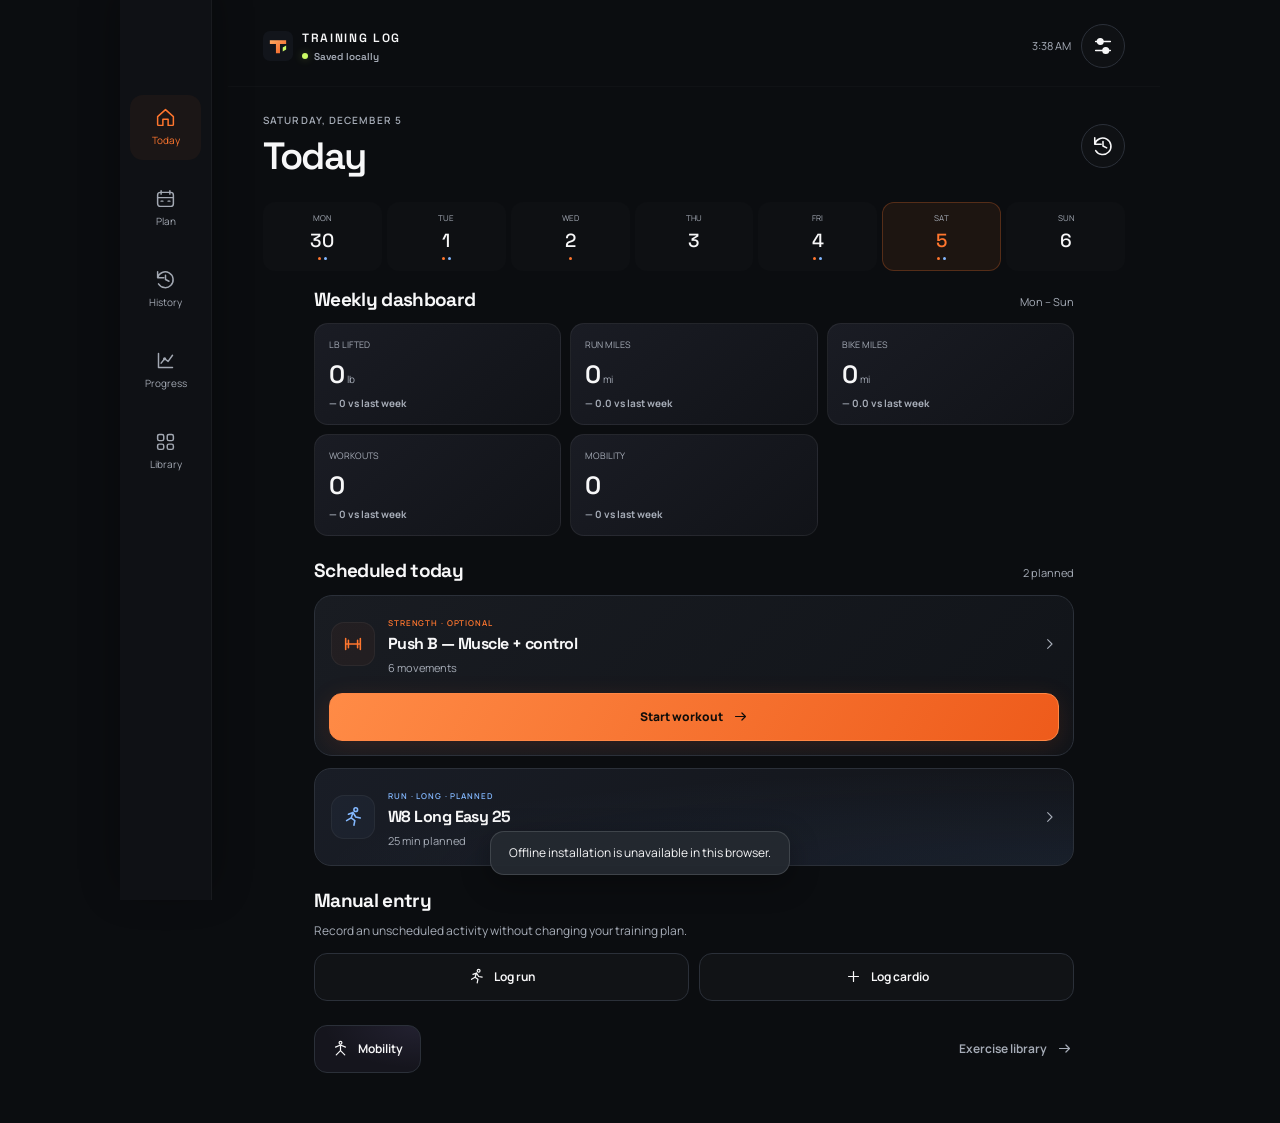
<file: index.html>
<!doctype html>
<html lang="en">
<head>
<meta charset="utf-8">
<meta name="viewport" content="width=device-width,initial-scale=1,viewport-fit=cover">
<meta name="theme-color" content="#0b0d10">
<meta name="description" content="Personal strength, running and mobility training log. Offline set logging, Tredict planning and manual Garmin results.">
<meta name="apple-mobile-web-app-capable" content="yes">
<meta name="apple-mobile-web-app-status-bar-style" content="black-translucent">
<meta name="apple-mobile-web-app-title" content="Training Log">
<title>Training Log</title>
<link rel="icon" href="./icon.svg" type="image/svg+xml">
<link rel="apple-touch-icon" href="./assets/icon-180.png">
<link rel="manifest" href="./manifest.webmanifest">
<link rel="preload" href="./assets/fonts/SpaceGrotesk.ttf" as="font" type="font/ttf" crossorigin>
<link rel="stylesheet" href="./app.css">
</head>
<body>
<a class="skip-link" href="#main">Skip to training</a>
<div id="app"></div>
<noscript>Training Log needs JavaScript to save and display your workouts.</noscript>
<script type="module" src="./app.mjs"></script>
</body>
</html>
</file>
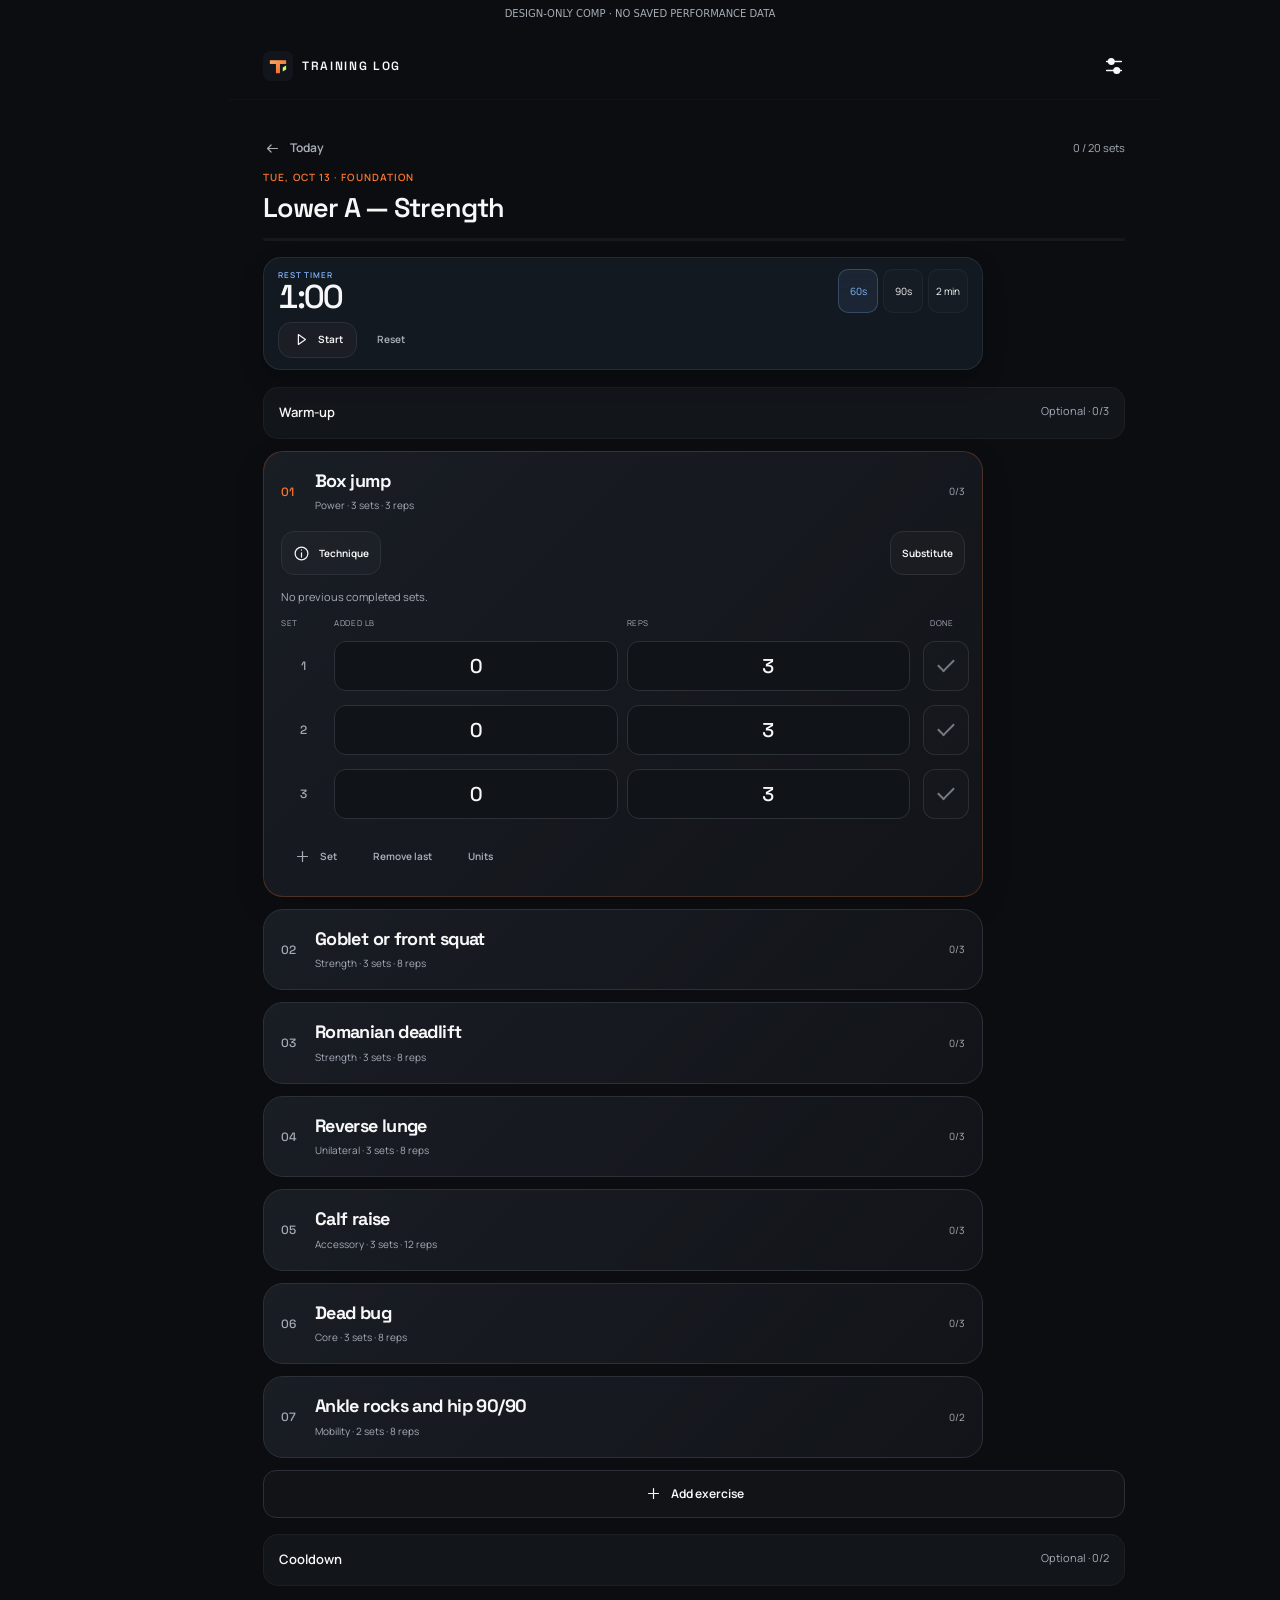
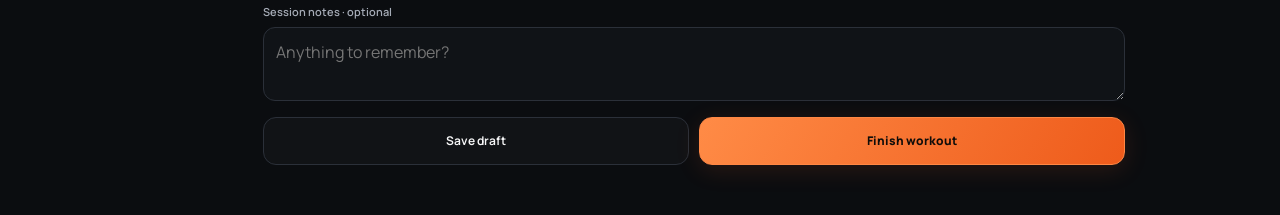
<file: docs/design/lift.html>
<!doctype html><html><head><meta charset="utf-8"><meta name="viewport" content="width=device-width,initial-scale=1"><base href="../../"><link rel="stylesheet" href="app.css"><title>Design-only · lift</title></head><body><div style="font:10px system-ui;text-align:center;padding:8px;color:#a6acb7">DESIGN-ONLY COMP · NO SAVED PERFORMANCE DATA</div><div class="shell"><header class="top"><div class="brand"><img src="icon.svg" alt=""><span>TRAINING LOG</span></div><svg class="icon " viewBox="0 0 24 24" fill="none" stroke="currentColor" stroke-width="1.7" stroke-linecap="round" stroke-linejoin="round" aria-hidden="true"><path d="M4 7h16M4 17h16"/><circle cx="9" cy="7" r="3" fill="currentColor"/><circle cx="15" cy="17" r="3" fill="currentColor"/></svg></header><main class="main"><div class="lift-heading"><div class="row-between"><button class="button text" data-action="nav" data-page="today"><svg class="icon " viewBox="0 0 24 24" fill="none" stroke="currentColor" stroke-width="1.7" stroke-linecap="round" stroke-linejoin="round" aria-hidden="true"><path d="M19 12H5m5-5-5 5 5 5"/></svg> Today</button><span class="quiet" id="set-count">0 / 20 sets</span></div><div class="eyebrow orange">Tue, Oct 13 · Foundation</div><h1>Lower A — Strength</h1><div class="lift-progress"><i id="lift-progress" style="width:0%"></i></div></div><section class="timer" aria-label="Rest timer"><div class="timer-top"><div><div class="eyebrow">REST TIMER</div><div class="timer-readout" id="timer-value">1:00</div></div><div class="presets"><button class="sel" data-action="timer-preset" data-seconds="60" aria-label="60 second timer">60s</button><button class="" data-action="timer-preset" data-seconds="90" aria-label="90 second timer">90s</button><button class="" data-action="timer-preset" data-seconds="120" aria-label="120 second timer">2 min</button></div></div><div class="timer-controls"><button class="button compact" data-action="timer-toggle" id="timer-toggle"><svg class="icon " viewBox="0 0 24 24" fill="none" stroke="currentColor" stroke-width="1.7" stroke-linecap="round" stroke-linejoin="round" aria-hidden="true"><path d="m9 5 10 7-10 7z"/></svg>Start</button><button class="button text compact" data-action="timer-reset" >Reset</button></div></section><details class="flow-panel"><summary>Warm-up<small>Optional · 0/3</small></summary><label class="flow-item"><input type="checkbox" data-stage="warmup" data-index="0" ><span>Easy bike<small>3 min</small></span></label><label class="flow-item"><input type="checkbox" data-stage="warmup" data-index="1" ><span>Ankle dorsiflexion rocks<small>10 / side</small></span></label><label class="flow-item"><input type="checkbox" data-stage="warmup" data-index="2" ><span>Light ramp-up squats<small>2 sets</small></span></label></details><details class="exercise-box" data-exercise-index="0" open><summary><span class="exercise-no">01</span><span class="exercise-heading"><h2>Box jump</h2><p>Power · 3 sets · 3 reps</p></span><span class="exercise-status ">0/3</span></summary><div class="exercise-body"><div class="exercise-options"><button class="button secondary compact" data-action="guide" data-name="Box jump"><svg class="icon " viewBox="0 0 24 24" fill="none" stroke="currentColor" stroke-width="1.7" stroke-linecap="round" stroke-linejoin="round" aria-hidden="true"><circle cx="12" cy="12" r="9"/><path d="M12 11v6m0-10v.1"/></svg> Technique</button><button class="button secondary compact" data-action="replace" data-e="0">Substitute</button></div><p class="previous"><span>No previous completed sets.</span></p><div class="set-head"><span>SET</span><span>ADDED LB</span><span>REPS</span><span>DONE</span></div><div class="set-row "><span>1</span><input type="number" min="0" max="10000" step=".5" inputmode="decimal" value="0" data-e="0" data-s="0" data-field="weight" aria-label="Box jump set 1 weight"><input type="number" min="0" max="10000" step="1" inputmode="numeric" value="3" data-e="0" data-s="0" data-field="reps" aria-label="Box jump set 1 reps"><input type="checkbox" data-e="0" data-s="0" data-field="done"  aria-label="Box jump set 1 complete"></div><div class="set-row "><span>2</span><input type="number" min="0" max="10000" step=".5" inputmode="decimal" value="0" data-e="0" data-s="1" data-field="weight" aria-label="Box jump set 2 weight"><input type="number" min="0" max="10000" step="1" inputmode="numeric" value="3" data-e="0" data-s="1" data-field="reps" aria-label="Box jump set 2 reps"><input type="checkbox" data-e="0" data-s="1" data-field="done"  aria-label="Box jump set 2 complete"></div><div class="set-row "><span>3</span><input type="number" min="0" max="10000" step=".5" inputmode="decimal" value="0" data-e="0" data-s="2" data-field="weight" aria-label="Box jump set 3 weight"><input type="number" min="0" max="10000" step="1" inputmode="numeric" value="3" data-e="0" data-s="2" data-field="reps" aria-label="Box jump set 3 reps"><input type="checkbox" data-e="0" data-s="2" data-field="done"  aria-label="Box jump set 3 complete"></div><div class="set-actions"><button class="button text compact" data-action="add-set" data-e="0"><svg class="icon " viewBox="0 0 24 24" fill="none" stroke="currentColor" stroke-width="1.7" stroke-linecap="round" stroke-linejoin="round" aria-hidden="true"><path d="M12 5v14M5 12h14"/></svg> Set</button><button class="button text compact" data-action="remove-set" data-e="0">Remove last</button><button class="button text compact" data-action="units" data-e="0">Units</button></div></div></details><details class="exercise-box" data-exercise-index="1" ><summary><span class="exercise-no">02</span><span class="exercise-heading"><h2>Goblet or front squat</h2><p>Strength · 3 sets · 8 reps</p></span><span class="exercise-status ">0/3</span></summary><div class="exercise-body"><div class="exercise-options"><button class="button secondary compact" data-action="guide" data-name="Goblet or front squat"><svg class="icon " viewBox="0 0 24 24" fill="none" stroke="currentColor" stroke-width="1.7" stroke-linecap="round" stroke-linejoin="round" aria-hidden="true"><circle cx="12" cy="12" r="9"/><path d="M12 11v6m0-10v.1"/></svg> Technique</button><button class="button secondary compact" data-action="replace" data-e="1">Substitute</button></div><p class="previous"><span>No previous completed sets.</span></p><div class="set-head"><span>SET</span><span>LB</span><span>REPS</span><span>DONE</span></div><div class="set-row "><span>1</span><input type="number" min="0" max="10000" step=".5" inputmode="decimal" value="0" data-e="1" data-s="0" data-field="weight" aria-label="Goblet or front squat set 1 weight"><input type="number" min="0" max="10000" step="1" inputmode="numeric" value="8" data-e="1" data-s="0" data-field="reps" aria-label="Goblet or front squat set 1 reps"><input type="checkbox" data-e="1" data-s="0" data-field="done"  aria-label="Goblet or front squat set 1 complete"></div><div class="set-row "><span>2</span><input type="number" min="0" max="10000" step=".5" inputmode="decimal" value="0" data-e="1" data-s="1" data-field="weight" aria-label="Goblet or front squat set 2 weight"><input type="number" min="0" max="10000" step="1" inputmode="numeric" value="8" data-e="1" data-s="1" data-field="reps" aria-label="Goblet or front squat set 2 reps"><input type="checkbox" data-e="1" data-s="1" data-field="done"  aria-label="Goblet or front squat set 2 complete"></div><div class="set-row "><span>3</span><input type="number" min="0" max="10000" step=".5" inputmode="decimal" value="0" data-e="1" data-s="2" data-field="weight" aria-label="Goblet or front squat set 3 weight"><input type="number" min="0" max="10000" step="1" inputmode="numeric" value="8" data-e="1" data-s="2" data-field="reps" aria-label="Goblet or front squat set 3 reps"><input type="checkbox" data-e="1" data-s="2" data-field="done"  aria-label="Goblet or front squat set 3 complete"></div><div class="set-actions"><button class="button text compact" data-action="add-set" data-e="1"><svg class="icon " viewBox="0 0 24 24" fill="none" stroke="currentColor" stroke-width="1.7" stroke-linecap="round" stroke-linejoin="round" aria-hidden="true"><path d="M12 5v14M5 12h14"/></svg> Set</button><button class="button text compact" data-action="remove-set" data-e="1">Remove last</button><button class="button text compact" data-action="units" data-e="1">Units</button></div></div></details><details class="exercise-box" data-exercise-index="2" ><summary><span class="exercise-no">03</span><span class="exercise-heading"><h2>Romanian deadlift</h2><p>Strength · 3 sets · 8 reps</p></span><span class="exercise-status ">0/3</span></summary><div class="exercise-body"><div class="exercise-options"><button class="button secondary compact" data-action="guide" data-name="Romanian deadlift"><svg class="icon " viewBox="0 0 24 24" fill="none" stroke="currentColor" stroke-width="1.7" stroke-linecap="round" stroke-linejoin="round" aria-hidden="true"><circle cx="12" cy="12" r="9"/><path d="M12 11v6m0-10v.1"/></svg> Technique</button><button class="button secondary compact" data-action="replace" data-e="2">Substitute</button></div><p class="previous"><span>No previous completed sets.</span></p><div class="set-head"><span>SET</span><span>LB</span><span>REPS</span><span>DONE</span></div><div class="set-row "><span>1</span><input type="number" min="0" max="10000" step=".5" inputmode="decimal" value="0" data-e="2" data-s="0" data-field="weight" aria-label="Romanian deadlift set 1 weight"><input type="number" min="0" max="10000" step="1" inputmode="numeric" value="8" data-e="2" data-s="0" data-field="reps" aria-label="Romanian deadlift set 1 reps"><input type="checkbox" data-e="2" data-s="0" data-field="done"  aria-label="Romanian deadlift set 1 complete"></div><div class="set-row "><span>2</span><input type="number" min="0" max="10000" step=".5" inputmode="decimal" value="0" data-e="2" data-s="1" data-field="weight" aria-label="Romanian deadlift set 2 weight"><input type="number" min="0" max="10000" step="1" inputmode="numeric" value="8" data-e="2" data-s="1" data-field="reps" aria-label="Romanian deadlift set 2 reps"><input type="checkbox" data-e="2" data-s="1" data-field="done"  aria-label="Romanian deadlift set 2 complete"></div><div class="set-row "><span>3</span><input type="number" min="0" max="10000" step=".5" inputmode="decimal" value="0" data-e="2" data-s="2" data-field="weight" aria-label="Romanian deadlift set 3 weight"><input type="number" min="0" max="10000" step="1" inputmode="numeric" value="8" data-e="2" data-s="2" data-field="reps" aria-label="Romanian deadlift set 3 reps"><input type="checkbox" data-e="2" data-s="2" data-field="done"  aria-label="Romanian deadlift set 3 complete"></div><div class="set-actions"><button class="button text compact" data-action="add-set" data-e="2"><svg class="icon " viewBox="0 0 24 24" fill="none" stroke="currentColor" stroke-width="1.7" stroke-linecap="round" stroke-linejoin="round" aria-hidden="true"><path d="M12 5v14M5 12h14"/></svg> Set</button><button class="button text compact" data-action="remove-set" data-e="2">Remove last</button><button class="button text compact" data-action="units" data-e="2">Units</button></div></div></details><details class="exercise-box" data-exercise-index="3" ><summary><span class="exercise-no">04</span><span class="exercise-heading"><h2>Reverse lunge</h2><p>Unilateral · 3 sets · 8 reps</p></span><span class="exercise-status ">0/3</span></summary><div class="exercise-body"><div class="exercise-options"><button class="button secondary compact" data-action="guide" data-name="Reverse lunge"><svg class="icon " viewBox="0 0 24 24" fill="none" stroke="currentColor" stroke-width="1.7" stroke-linecap="round" stroke-linejoin="round" aria-hidden="true"><circle cx="12" cy="12" r="9"/><path d="M12 11v6m0-10v.1"/></svg> Technique</button><button class="button secondary compact" data-action="replace" data-e="3">Substitute</button></div><p class="previous"><span>No previous completed sets.</span></p><div class="set-head"><span>SET</span><span>LB / HAND</span><span>REPS</span><span>DONE</span></div><div class="set-row "><span>1</span><input type="number" min="0" max="10000" step=".5" inputmode="decimal" value="0" data-e="3" data-s="0" data-field="weight" aria-label="Reverse lunge set 1 weight"><input type="number" min="0" max="10000" step="1" inputmode="numeric" value="8" data-e="3" data-s="0" data-field="reps" aria-label="Reverse lunge set 1 reps"><input type="checkbox" data-e="3" data-s="0" data-field="done"  aria-label="Reverse lunge set 1 complete"></div><div class="set-row "><span>2</span><input type="number" min="0" max="10000" step=".5" inputmode="decimal" value="0" data-e="3" data-s="1" data-field="weight" aria-label="Reverse lunge set 2 weight"><input type="number" min="0" max="10000" step="1" inputmode="numeric" value="8" data-e="3" data-s="1" data-field="reps" aria-label="Reverse lunge set 2 reps"><input type="checkbox" data-e="3" data-s="1" data-field="done"  aria-label="Reverse lunge set 2 complete"></div><div class="set-row "><span>3</span><input type="number" min="0" max="10000" step=".5" inputmode="decimal" value="0" data-e="3" data-s="2" data-field="weight" aria-label="Reverse lunge set 3 weight"><input type="number" min="0" max="10000" step="1" inputmode="numeric" value="8" data-e="3" data-s="2" data-field="reps" aria-label="Reverse lunge set 3 reps"><input type="checkbox" data-e="3" data-s="2" data-field="done"  aria-label="Reverse lunge set 3 complete"></div><div class="set-actions"><button class="button text compact" data-action="add-set" data-e="3"><svg class="icon " viewBox="0 0 24 24" fill="none" stroke="currentColor" stroke-width="1.7" stroke-linecap="round" stroke-linejoin="round" aria-hidden="true"><path d="M12 5v14M5 12h14"/></svg> Set</button><button class="button text compact" data-action="remove-set" data-e="3">Remove last</button><button class="button text compact" data-action="units" data-e="3">Units</button></div></div></details><details class="exercise-box" data-exercise-index="4" ><summary><span class="exercise-no">05</span><span class="exercise-heading"><h2>Calf raise</h2><p>Accessory · 3 sets · 12 reps</p></span><span class="exercise-status ">0/3</span></summary><div class="exercise-body"><div class="exercise-options"><button class="button secondary compact" data-action="guide" data-name="Calf raise"><svg class="icon " viewBox="0 0 24 24" fill="none" stroke="currentColor" stroke-width="1.7" stroke-linecap="round" stroke-linejoin="round" aria-hidden="true"><circle cx="12" cy="12" r="9"/><path d="M12 11v6m0-10v.1"/></svg> Technique</button><button class="button secondary compact" data-action="replace" data-e="4">Substitute</button></div><p class="previous"><span>No previous completed sets.</span></p><div class="set-head"><span>SET</span><span>LB</span><span>REPS</span><span>DONE</span></div><div class="set-row "><span>1</span><input type="number" min="0" max="10000" step=".5" inputmode="decimal" value="0" data-e="4" data-s="0" data-field="weight" aria-label="Calf raise set 1 weight"><input type="number" min="0" max="10000" step="1" inputmode="numeric" value="12" data-e="4" data-s="0" data-field="reps" aria-label="Calf raise set 1 reps"><input type="checkbox" data-e="4" data-s="0" data-field="done"  aria-label="Calf raise set 1 complete"></div><div class="set-row "><span>2</span><input type="number" min="0" max="10000" step=".5" inputmode="decimal" value="0" data-e="4" data-s="1" data-field="weight" aria-label="Calf raise set 2 weight"><input type="number" min="0" max="10000" step="1" inputmode="numeric" value="12" data-e="4" data-s="1" data-field="reps" aria-label="Calf raise set 2 reps"><input type="checkbox" data-e="4" data-s="1" data-field="done"  aria-label="Calf raise set 2 complete"></div><div class="set-row "><span>3</span><input type="number" min="0" max="10000" step=".5" inputmode="decimal" value="0" data-e="4" data-s="2" data-field="weight" aria-label="Calf raise set 3 weight"><input type="number" min="0" max="10000" step="1" inputmode="numeric" value="12" data-e="4" data-s="2" data-field="reps" aria-label="Calf raise set 3 reps"><input type="checkbox" data-e="4" data-s="2" data-field="done"  aria-label="Calf raise set 3 complete"></div><div class="set-actions"><button class="button text compact" data-action="add-set" data-e="4"><svg class="icon " viewBox="0 0 24 24" fill="none" stroke="currentColor" stroke-width="1.7" stroke-linecap="round" stroke-linejoin="round" aria-hidden="true"><path d="M12 5v14M5 12h14"/></svg> Set</button><button class="button text compact" data-action="remove-set" data-e="4">Remove last</button><button class="button text compact" data-action="units" data-e="4">Units</button></div></div></details><details class="exercise-box" data-exercise-index="5" ><summary><span class="exercise-no">06</span><span class="exercise-heading"><h2>Dead bug</h2><p>Core · 3 sets · 8 reps</p></span><span class="exercise-status ">0/3</span></summary><div class="exercise-body"><div class="exercise-options"><button class="button secondary compact" data-action="guide" data-name="Dead bug"><svg class="icon " viewBox="0 0 24 24" fill="none" stroke="currentColor" stroke-width="1.7" stroke-linecap="round" stroke-linejoin="round" aria-hidden="true"><circle cx="12" cy="12" r="9"/><path d="M12 11v6m0-10v.1"/></svg> Technique</button><button class="button secondary compact" data-action="replace" data-e="5">Substitute</button></div><p class="previous"><span>No previous completed sets.</span></p><div class="set-head"><span>SET</span><span>ADDED LB</span><span>REPS</span><span>DONE</span></div><div class="set-row "><span>1</span><input type="number" min="0" max="10000" step=".5" inputmode="decimal" value="0" data-e="5" data-s="0" data-field="weight" aria-label="Dead bug set 1 weight"><input type="number" min="0" max="10000" step="1" inputmode="numeric" value="8" data-e="5" data-s="0" data-field="reps" aria-label="Dead bug set 1 reps"><input type="checkbox" data-e="5" data-s="0" data-field="done"  aria-label="Dead bug set 1 complete"></div><div class="set-row "><span>2</span><input type="number" min="0" max="10000" step=".5" inputmode="decimal" value="0" data-e="5" data-s="1" data-field="weight" aria-label="Dead bug set 2 weight"><input type="number" min="0" max="10000" step="1" inputmode="numeric" value="8" data-e="5" data-s="1" data-field="reps" aria-label="Dead bug set 2 reps"><input type="checkbox" data-e="5" data-s="1" data-field="done"  aria-label="Dead bug set 2 complete"></div><div class="set-row "><span>3</span><input type="number" min="0" max="10000" step=".5" inputmode="decimal" value="0" data-e="5" data-s="2" data-field="weight" aria-label="Dead bug set 3 weight"><input type="number" min="0" max="10000" step="1" inputmode="numeric" value="8" data-e="5" data-s="2" data-field="reps" aria-label="Dead bug set 3 reps"><input type="checkbox" data-e="5" data-s="2" data-field="done"  aria-label="Dead bug set 3 complete"></div><div class="set-actions"><button class="button text compact" data-action="add-set" data-e="5"><svg class="icon " viewBox="0 0 24 24" fill="none" stroke="currentColor" stroke-width="1.7" stroke-linecap="round" stroke-linejoin="round" aria-hidden="true"><path d="M12 5v14M5 12h14"/></svg> Set</button><button class="button text compact" data-action="remove-set" data-e="5">Remove last</button><button class="button text compact" data-action="units" data-e="5">Units</button></div></div></details><details class="exercise-box" data-exercise-index="6" ><summary><span class="exercise-no">07</span><span class="exercise-heading"><h2>Ankle rocks and hip 90/90</h2><p>Mobility · 2 sets · 8 reps</p></span><span class="exercise-status ">0/2</span></summary><div class="exercise-body"><div class="exercise-options"><button class="button secondary compact" data-action="guide" data-name="Ankle rocks and hip 90/90"><svg class="icon " viewBox="0 0 24 24" fill="none" stroke="currentColor" stroke-width="1.7" stroke-linecap="round" stroke-linejoin="round" aria-hidden="true"><circle cx="12" cy="12" r="9"/><path d="M12 11v6m0-10v.1"/></svg> Technique</button><button class="button secondary compact" data-action="replace" data-e="6">Substitute</button></div><p class="previous"><span>No previous completed sets.</span></p><div class="set-head"><span>SET</span><span>ADDED LB</span><span>REPS</span><span>DONE</span></div><div class="set-row "><span>1</span><input type="number" min="0" max="10000" step=".5" inputmode="decimal" value="0" data-e="6" data-s="0" data-field="weight" aria-label="Ankle rocks and hip 90/90 set 1 weight"><input type="number" min="0" max="10000" step="1" inputmode="numeric" value="8" data-e="6" data-s="0" data-field="reps" aria-label="Ankle rocks and hip 90/90 set 1 reps"><input type="checkbox" data-e="6" data-s="0" data-field="done"  aria-label="Ankle rocks and hip 90/90 set 1 complete"></div><div class="set-row "><span>2</span><input type="number" min="0" max="10000" step=".5" inputmode="decimal" value="0" data-e="6" data-s="1" data-field="weight" aria-label="Ankle rocks and hip 90/90 set 2 weight"><input type="number" min="0" max="10000" step="1" inputmode="numeric" value="8" data-e="6" data-s="1" data-field="reps" aria-label="Ankle rocks and hip 90/90 set 2 reps"><input type="checkbox" data-e="6" data-s="1" data-field="done"  aria-label="Ankle rocks and hip 90/90 set 2 complete"></div><div class="set-actions"><button class="button text compact" data-action="add-set" data-e="6"><svg class="icon " viewBox="0 0 24 24" fill="none" stroke="currentColor" stroke-width="1.7" stroke-linecap="round" stroke-linejoin="round" aria-hidden="true"><path d="M12 5v14M5 12h14"/></svg> Set</button><button class="button text compact" data-action="remove-set" data-e="6">Remove last</button><button class="button text compact" data-action="units" data-e="6">Units</button></div></div></details><button class="button secondary full" data-action="add-exercise" id="add-from-library"><svg class="icon " viewBox="0 0 24 24" fill="none" stroke="currentColor" stroke-width="1.7" stroke-linecap="round" stroke-linejoin="round" aria-hidden="true"><path d="M12 5v14M5 12h14"/></svg> Add exercise</button><details class="flow-panel"><summary>Cooldown<small>Optional · 0/2</small></summary><label class="flow-item"><input type="checkbox" data-stage="cooldown" data-index="0" ><span>Easy walk<small>2 min</small></span></label><label class="flow-item"><input type="checkbox" data-stage="cooldown" data-index="1" ><span>Gentle shoulder / hip mobility<small>3–5 min</small></span></label></details><label class="field" style="margin-top:18px"><span>Session notes · optional</span><textarea id="lift-notes" rows="2" placeholder="Anything to remember?"></textarea></label><div class="actions"><button class="button secondary" data-action="nav" data-page="today">Save draft</button><button class="button primary" data-action="finish-lift" >Finish workout</button></div></main></div></body></html>
</file>
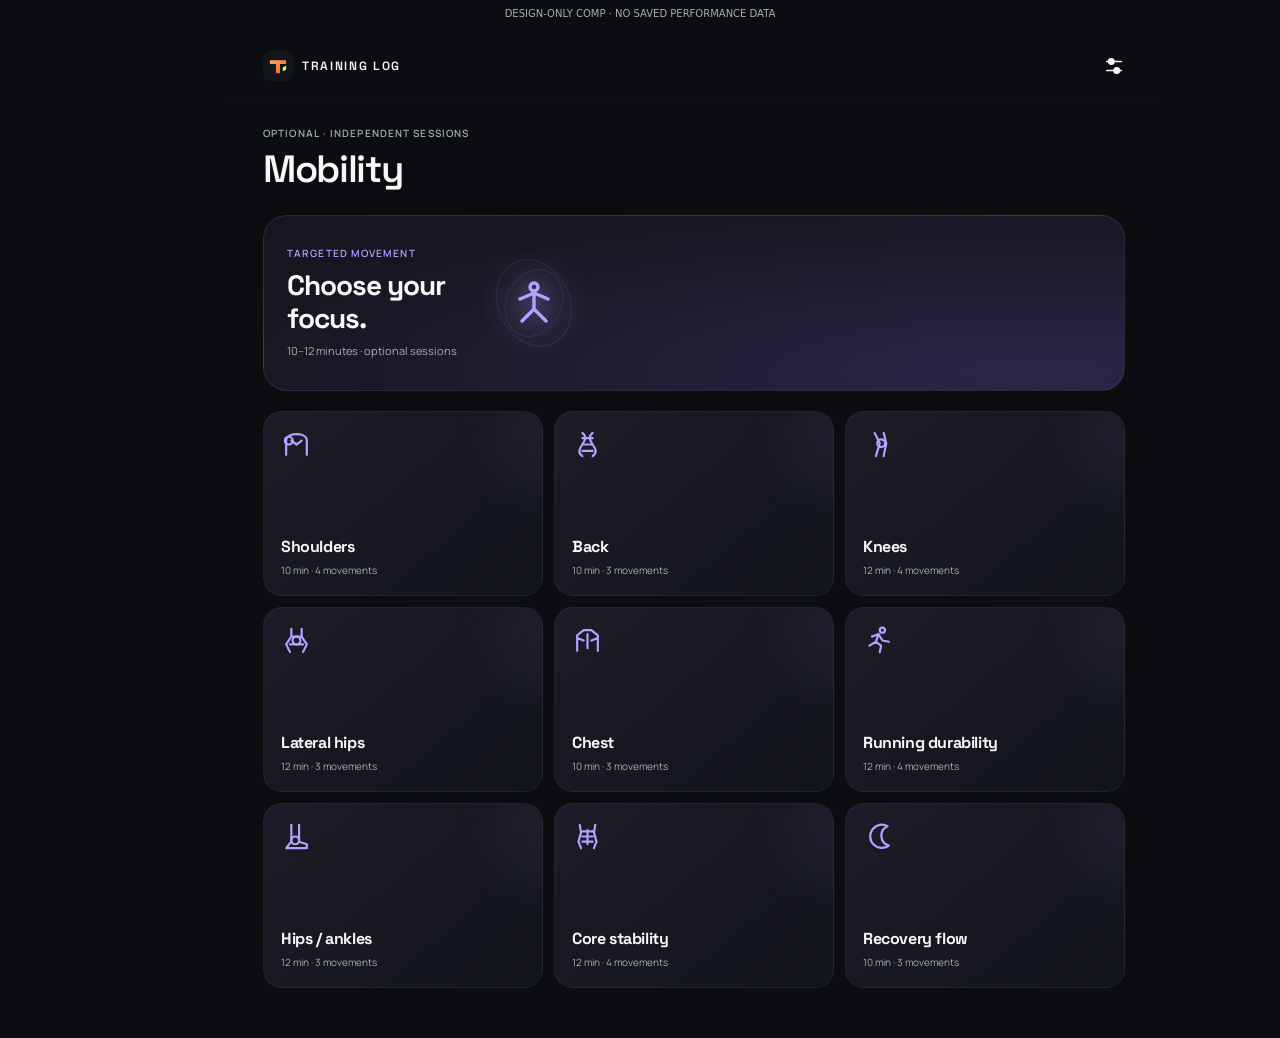
<file: docs/design/mobility.html>
<!doctype html><html><head><meta charset="utf-8"><meta name="viewport" content="width=device-width,initial-scale=1"><base href="../../"><link rel="stylesheet" href="app.css"><title>Design-only · mobility</title></head><body><div style="font:10px system-ui;text-align:center;padding:8px;color:#a6acb7">DESIGN-ONLY COMP · NO SAVED PERFORMANCE DATA</div><div class="shell"><header class="top"><div class="brand"><img src="icon.svg" alt=""><span>TRAINING LOG</span></div><svg class="icon " viewBox="0 0 24 24" fill="none" stroke="currentColor" stroke-width="1.7" stroke-linecap="round" stroke-linejoin="round" aria-hidden="true"><path d="M4 7h16M4 17h16"/><circle cx="9" cy="7" r="3" fill="currentColor"/><circle cx="15" cy="17" r="3" fill="currentColor"/></svg></header><main class="main"><div class="view-head"><div><div class="eyebrow">OPTIONAL · INDEPENDENT SESSIONS</div><h1>Mobility</h1></div></div><section class="mobility-feature"><div><div class="eyebrow violet">TARGETED MOVEMENT</div><h2>Choose your focus.</h2><p class="quiet">10–12 minutes · optional sessions</p></div><div class="joint-art"><svg class="icon " viewBox="0 0 24 24" fill="none" stroke="currentColor" stroke-width="1.7" stroke-linecap="round" stroke-linejoin="round" aria-hidden="true"><circle cx="12" cy="4" r="2"/><path d="m5 10 7-3 7 3m-7-3v8m-6 6 6-6 6 6"/></svg></div></section><div class="mobility-grid"><button class="mobility-card" data-action="routine" data-index="0"><svg class="icon " viewBox="0 0 24 24" fill="none" stroke="currentColor" stroke-width="1.7" stroke-linecap="round" stroke-linejoin="round" aria-hidden="true"><path d="M4 20V9c0-4 5-5 8-5s8 1 8 5v11M8 9l4 3 4-3"/><circle cx="6" cy="9" r="3"/></svg><div><h3>Shoulders</h3><p>10 min · 4 movements</p></div></button><button class="mobility-card" data-action="routine" data-index="1"><svg class="icon " viewBox="0 0 24 24" fill="none" stroke="currentColor" stroke-width="1.7" stroke-linecap="round" stroke-linejoin="round" aria-hidden="true"><path d="M8 3c8 6-8 12 0 18M16 3c-8 6 8 12 0 18M8 7h8m-8 5h8m-8 5h8"/></svg><div><h3>Back</h3><p>10 min · 3 movements</p></div></button><button class="mobility-card" data-action="routine" data-index="2"><svg class="icon " viewBox="0 0 24 24" fill="none" stroke="currentColor" stroke-width="1.7" stroke-linecap="round" stroke-linejoin="round" aria-hidden="true"><path d="m9 3 4 8-3 10M16 3l2 8-2 10"/><circle cx="14" cy="11" r="3"/></svg><div><h3>Knees</h3><p>12 min · 4 movements</p></div></button><button class="mobility-card" data-action="routine" data-index="3"><svg class="icon " viewBox="0 0 24 24" fill="none" stroke="currentColor" stroke-width="1.7" stroke-linecap="round" stroke-linejoin="round" aria-hidden="true"><path d="M8 3v6l-4 6 3 6m9-18v6l4 6-3 6M8 9h8M7 15h10"/><circle cx="12" cy="12" r="3"/></svg><div><h3>Lateral hips</h3><p>12 min · 3 movements</p></div></button><button class="mobility-card" data-action="routine" data-index="4"><svg class="icon " viewBox="0 0 24 24" fill="none" stroke="currentColor" stroke-width="1.7" stroke-linecap="round" stroke-linejoin="round" aria-hidden="true"><path d="M4 20V8l5-4h6l5 4v12M12 7v11M4 10l5 2m11-2-5 2"/></svg><div><h3>Chest</h3><p>10 min · 3 movements</p></div></button><button class="mobility-card" data-action="routine" data-index="5"><svg class="icon " viewBox="0 0 24 24" fill="none" stroke="currentColor" stroke-width="1.7" stroke-linecap="round" stroke-linejoin="round" aria-hidden="true"><circle cx="15" cy="4" r="2"/><path d="m7 9 5-2 3 5 5 1M12 7l-2 6-5 3m5-3 4 3-1 5"/></svg><div><h3>Running durability</h3><p>12 min · 4 movements</p></div></button><button class="mobility-card" data-action="routine" data-index="6"><svg class="icon " viewBox="0 0 24 24" fill="none" stroke="currentColor" stroke-width="1.7" stroke-linecap="round" stroke-linejoin="round" aria-hidden="true"><path d="M8 3v13l-4 5h16v-3l-6-2V3"/><circle cx="11" cy="15" r="3"/></svg><div><h3>Hips / ankles</h3><p>12 min · 3 movements</p></div></button><button class="mobility-card" data-action="routine" data-index="7"><svg class="icon " viewBox="0 0 24 24" fill="none" stroke="currentColor" stroke-width="1.7" stroke-linecap="round" stroke-linejoin="round" aria-hidden="true"><path d="m6 3 1 6-2 7 2 5m11-18-1 6 2 7-2 5M8 8h8M8 12h8m-8 4h8M12 7v11"/></svg><div><h3>Core stability</h3><p>12 min · 4 movements</p></div></button><button class="mobility-card" data-action="routine" data-index="8"><svg class="icon " viewBox="0 0 24 24" fill="none" stroke="currentColor" stroke-width="1.7" stroke-linecap="round" stroke-linejoin="round" aria-hidden="true"><path d="M19 4a9 9 0 1 0 1 15A8 8 0 0 1 19 4z"/></svg><div><h3>Recovery flow</h3><p>10 min · 3 movements</p></div></button></div></main></div></body></html>
</file>
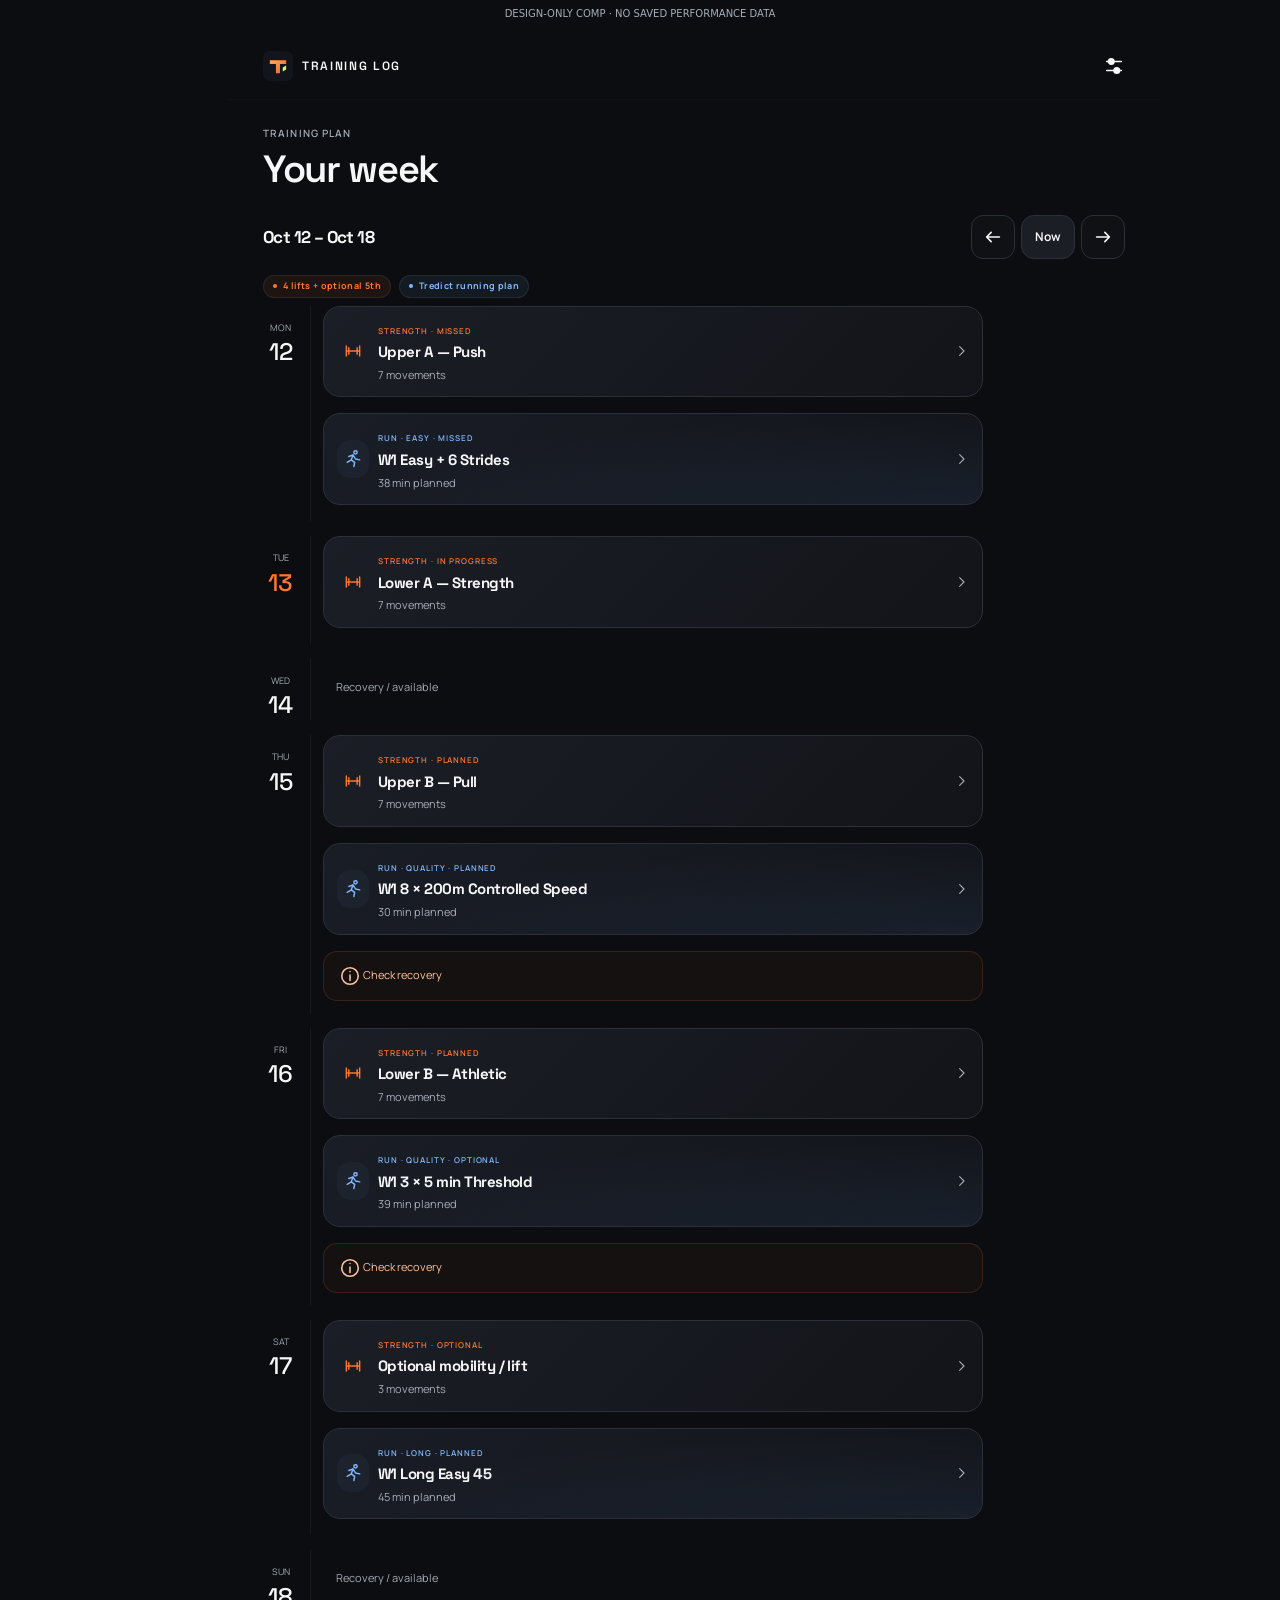
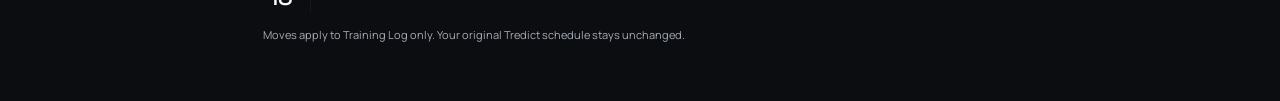
<file: docs/design/plan.html>
<!doctype html><html><head><meta charset="utf-8"><meta name="viewport" content="width=device-width,initial-scale=1"><base href="../../"><link rel="stylesheet" href="app.css"><title>Design-only · plan</title></head><body><div style="font:10px system-ui;text-align:center;padding:8px;color:#a6acb7">DESIGN-ONLY COMP · NO SAVED PERFORMANCE DATA</div><div class="shell"><header class="top"><div class="brand"><img src="icon.svg" alt=""><span>TRAINING LOG</span></div><svg class="icon " viewBox="0 0 24 24" fill="none" stroke="currentColor" stroke-width="1.7" stroke-linecap="round" stroke-linejoin="round" aria-hidden="true"><path d="M4 7h16M4 17h16"/><circle cx="9" cy="7" r="3" fill="currentColor"/><circle cx="15" cy="17" r="3" fill="currentColor"/></svg></header><main class="main"><div class="view-head"><div><div class="eyebrow">TRAINING PLAN</div><h1>Your week</h1></div></div><div class="calendar-nav"><h2>Oct 12 – Oct 18</h2><div class="navbuttons"><button class="icon-button" data-action="week-prev" aria-label="Previous week"><svg class="icon " viewBox="0 0 24 24" fill="none" stroke="currentColor" stroke-width="1.7" stroke-linecap="round" stroke-linejoin="round" aria-hidden="true"><path d="M19 12H5m5-5-5 5 5 5"/></svg></button><button class="button compact" data-action="week-now" >Now</button><button class="icon-button" data-action="week-next" aria-label="Next week"><svg class="icon " viewBox="0 0 24 24" fill="none" stroke="currentColor" stroke-width="1.7" stroke-linecap="round" stroke-linejoin="round" aria-hidden="true"><path d="M5 12h14m-5-5 5 5-5 5"/></svg></button></div></div><div class="compact-summary"><span class="pill orange"><i></i>4 lifts + optional 5th</span><span class="pill blue"><i></i>Tredict running plan</span></div><div class="timeline"><div class="timeline-day"><div class="timeline-date ">MON<strong>12</strong></div><div class="timeline-entries"><button class="session-card " data-action="session" data-kind="lift" data-source="2026-10-12" data-date="2026-10-12"><span class="symbol"><svg class="icon " viewBox="0 0 24 24" fill="none" stroke="currentColor" stroke-width="1.7" stroke-linecap="round" stroke-linejoin="round" aria-hidden="true"><path d="M7 8v8m10-8v8M4 6v12m16-12v12M4 12h16"/></svg></span><span class="session-text"><span class="eyebrow orange">STRENGTH · Missed</span><h3>Upper A — Push</h3><p>7 movements</p></span><svg class="icon chev" viewBox="0 0 24 24" fill="none" stroke="currentColor" stroke-width="1.7" stroke-linecap="round" stroke-linejoin="round" aria-hidden="true"><path d="m9 5 7 7-7 7"/></svg></button><button class="session-card run" data-action="session" data-kind="run" data-source="2026-10-12" data-date="2026-10-12"><span class="symbol"><svg class="icon " viewBox="0 0 24 24" fill="none" stroke="currentColor" stroke-width="1.7" stroke-linecap="round" stroke-linejoin="round" aria-hidden="true"><circle cx="15" cy="4" r="2"/><path d="m7 9 5-2 3 5 5 1M12 7l-2 6-5 3m5-3 4 3-1 5"/></svg></span><span class="session-text"><span class="eyebrow blue">RUN · easy · Missed</span><h3>W1 Easy + 6 Strides</h3><p>38 min planned</p></span><svg class="icon chev" viewBox="0 0 24 24" fill="none" stroke="currentColor" stroke-width="1.7" stroke-linecap="round" stroke-linejoin="round" aria-hidden="true"><path d="m9 5 7 7-7 7"/></svg></button></div></div><div class="timeline-day"><div class="timeline-date today">TUE<strong>13</strong></div><div class="timeline-entries"><button class="session-card " data-action="session" data-kind="lift" data-source="2026-10-13" data-date="2026-10-13"><span class="symbol"><svg class="icon " viewBox="0 0 24 24" fill="none" stroke="currentColor" stroke-width="1.7" stroke-linecap="round" stroke-linejoin="round" aria-hidden="true"><path d="M7 8v8m10-8v8M4 6v12m16-12v12M4 12h16"/></svg></span><span class="session-text"><span class="eyebrow orange">STRENGTH · In progress</span><h3>Lower A — Strength</h3><p>7 movements</p></span><svg class="icon chev" viewBox="0 0 24 24" fill="none" stroke="currentColor" stroke-width="1.7" stroke-linecap="round" stroke-linejoin="round" aria-hidden="true"><path d="m9 5 7 7-7 7"/></svg></button></div></div><div class="timeline-day"><div class="timeline-date ">WED<strong>14</strong></div><div class="timeline-entries"><div class="empty-day">Recovery / available</div></div></div><div class="timeline-day"><div class="timeline-date ">THU<strong>15</strong></div><div class="timeline-entries"><button class="session-card " data-action="session" data-kind="lift" data-source="2026-10-15" data-date="2026-10-15"><span class="symbol"><svg class="icon " viewBox="0 0 24 24" fill="none" stroke="currentColor" stroke-width="1.7" stroke-linecap="round" stroke-linejoin="round" aria-hidden="true"><path d="M7 8v8m10-8v8M4 6v12m16-12v12M4 12h16"/></svg></span><span class="session-text"><span class="eyebrow orange">STRENGTH · Planned</span><h3>Upper B — Pull</h3><p>7 movements</p></span><svg class="icon chev" viewBox="0 0 24 24" fill="none" stroke="currentColor" stroke-width="1.7" stroke-linecap="round" stroke-linejoin="round" aria-hidden="true"><path d="m9 5 7 7-7 7"/></svg></button><button class="session-card run" data-action="session" data-kind="run" data-source="2026-10-15" data-date="2026-10-15"><span class="symbol"><svg class="icon " viewBox="0 0 24 24" fill="none" stroke="currentColor" stroke-width="1.7" stroke-linecap="round" stroke-linejoin="round" aria-hidden="true"><circle cx="15" cy="4" r="2"/><path d="m7 9 5-2 3 5 5 1M12 7l-2 6-5 3m5-3 4 3-1 5"/></svg></span><span class="session-text"><span class="eyebrow blue">RUN · quality · Planned</span><h3>W1 8 × 200m Controlled Speed</h3><p>30 min planned</p></span><svg class="icon chev" viewBox="0 0 24 24" fill="none" stroke="currentColor" stroke-width="1.7" stroke-linecap="round" stroke-linejoin="round" aria-hidden="true"><path d="m9 5 7 7-7 7"/></svg></button><div class="warning"><svg class="icon " viewBox="0 0 24 24" fill="none" stroke="currentColor" stroke-width="1.7" stroke-linecap="round" stroke-linejoin="round" aria-hidden="true"><circle cx="12" cy="12" r="9"/><path d="M12 11v6m0-10v.1"/></svg> Check recovery</div></div></div><div class="timeline-day"><div class="timeline-date ">FRI<strong>16</strong></div><div class="timeline-entries"><button class="session-card " data-action="session" data-kind="lift" data-source="2026-10-16" data-date="2026-10-16"><span class="symbol"><svg class="icon " viewBox="0 0 24 24" fill="none" stroke="currentColor" stroke-width="1.7" stroke-linecap="round" stroke-linejoin="round" aria-hidden="true"><path d="M7 8v8m10-8v8M4 6v12m16-12v12M4 12h16"/></svg></span><span class="session-text"><span class="eyebrow orange">STRENGTH · Planned</span><h3>Lower B — Athletic</h3><p>7 movements</p></span><svg class="icon chev" viewBox="0 0 24 24" fill="none" stroke="currentColor" stroke-width="1.7" stroke-linecap="round" stroke-linejoin="round" aria-hidden="true"><path d="m9 5 7 7-7 7"/></svg></button><button class="session-card run" data-action="session" data-kind="run" data-source="2026-10-16" data-date="2026-10-16"><span class="symbol"><svg class="icon " viewBox="0 0 24 24" fill="none" stroke="currentColor" stroke-width="1.7" stroke-linecap="round" stroke-linejoin="round" aria-hidden="true"><circle cx="15" cy="4" r="2"/><path d="m7 9 5-2 3 5 5 1M12 7l-2 6-5 3m5-3 4 3-1 5"/></svg></span><span class="session-text"><span class="eyebrow blue">RUN · quality · Optional</span><h3>W1 3 × 5 min Threshold</h3><p>39 min planned</p></span><svg class="icon chev" viewBox="0 0 24 24" fill="none" stroke="currentColor" stroke-width="1.7" stroke-linecap="round" stroke-linejoin="round" aria-hidden="true"><path d="m9 5 7 7-7 7"/></svg></button><div class="warning"><svg class="icon " viewBox="0 0 24 24" fill="none" stroke="currentColor" stroke-width="1.7" stroke-linecap="round" stroke-linejoin="round" aria-hidden="true"><circle cx="12" cy="12" r="9"/><path d="M12 11v6m0-10v.1"/></svg> Check recovery</div></div></div><div class="timeline-day"><div class="timeline-date ">SAT<strong>17</strong></div><div class="timeline-entries"><button class="session-card " data-action="session" data-kind="lift" data-source="2026-10-17" data-date="2026-10-17"><span class="symbol"><svg class="icon " viewBox="0 0 24 24" fill="none" stroke="currentColor" stroke-width="1.7" stroke-linecap="round" stroke-linejoin="round" aria-hidden="true"><path d="M7 8v8m10-8v8M4 6v12m16-12v12M4 12h16"/></svg></span><span class="session-text"><span class="eyebrow orange">STRENGTH · Optional</span><h3>Optional mobility / lift</h3><p>3 movements</p></span><svg class="icon chev" viewBox="0 0 24 24" fill="none" stroke="currentColor" stroke-width="1.7" stroke-linecap="round" stroke-linejoin="round" aria-hidden="true"><path d="m9 5 7 7-7 7"/></svg></button><button class="session-card run" data-action="session" data-kind="run" data-source="2026-10-17" data-date="2026-10-17"><span class="symbol"><svg class="icon " viewBox="0 0 24 24" fill="none" stroke="currentColor" stroke-width="1.7" stroke-linecap="round" stroke-linejoin="round" aria-hidden="true"><circle cx="15" cy="4" r="2"/><path d="m7 9 5-2 3 5 5 1M12 7l-2 6-5 3m5-3 4 3-1 5"/></svg></span><span class="session-text"><span class="eyebrow blue">RUN · long · Planned</span><h3>W1 Long Easy 45</h3><p>45 min planned</p></span><svg class="icon chev" viewBox="0 0 24 24" fill="none" stroke="currentColor" stroke-width="1.7" stroke-linecap="round" stroke-linejoin="round" aria-hidden="true"><path d="m9 5 7 7-7 7"/></svg></button></div></div><div class="timeline-day"><div class="timeline-date ">SUN<strong>18</strong></div><div class="timeline-entries"><div class="empty-day">Recovery / available</div></div></div></div><p class="note">Moves apply to Training Log only. Your original Tredict schedule stays unchanged.</p></main></div></body></html>
</file>
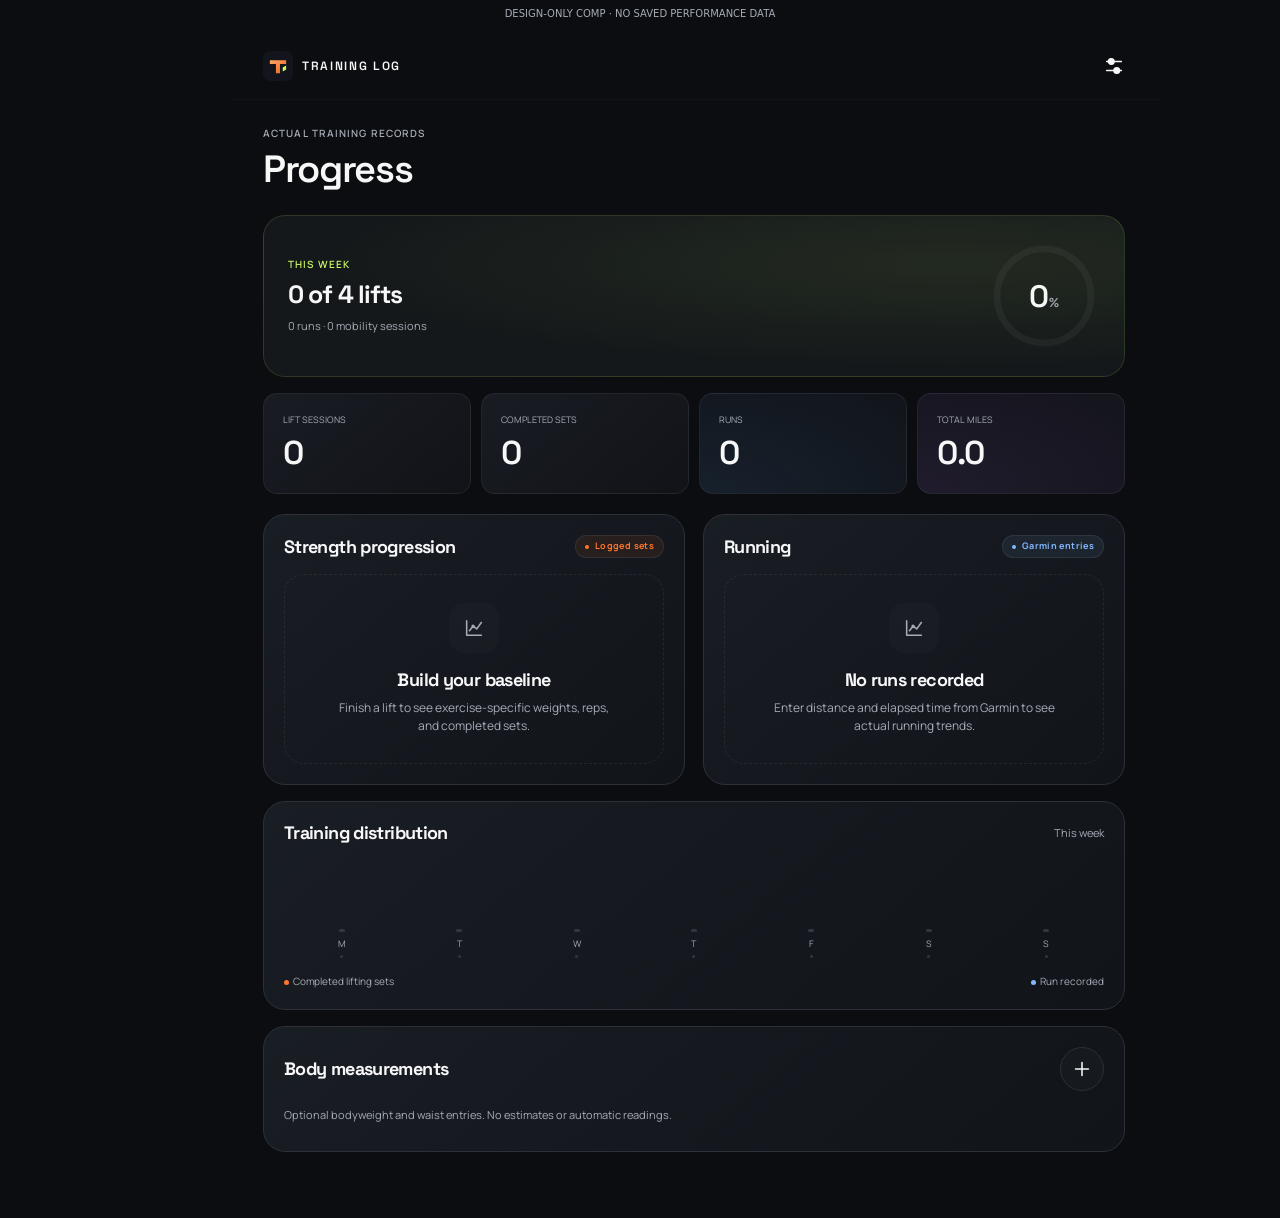
<file: docs/design/progress.html>
<!doctype html><html><head><meta charset="utf-8"><meta name="viewport" content="width=device-width,initial-scale=1"><base href="../../"><link rel="stylesheet" href="app.css"><title>Design-only · progress</title></head><body><div style="font:10px system-ui;text-align:center;padding:8px;color:#a6acb7">DESIGN-ONLY COMP · NO SAVED PERFORMANCE DATA</div><div class="shell"><header class="top"><div class="brand"><img src="icon.svg" alt=""><span>TRAINING LOG</span></div><svg class="icon " viewBox="0 0 24 24" fill="none" stroke="currentColor" stroke-width="1.7" stroke-linecap="round" stroke-linejoin="round" aria-hidden="true"><path d="M4 7h16M4 17h16"/><circle cx="9" cy="7" r="3" fill="currentColor"/><circle cx="15" cy="17" r="3" fill="currentColor"/></svg></header><main class="main"><div class="view-head"><div><div class="eyebrow">ACTUAL TRAINING RECORDS</div><h1>Progress</h1></div></div><section class="panel progress-hero"><div><div class="eyebrow lime">THIS WEEK</div><h2>0 of 4 lifts</h2><p>0 runs · 0 mobility sessions</p></div><div class="ring lime" style="width:112px;height:112px"><svg viewBox="0 0 100 100" aria-hidden="true"><circle class="ring-track" cx="50" cy="50" r="42"/><circle class="ring-fill" cx="50" cy="50" r="42" stroke-dasharray="263.89378290154264" stroke-dashoffset="263.89378290154264" transform="rotate(-90 50 50)"/></svg><div class="ring-number"><strong>0<small>%</small></strong></div></div></section><div class="metric-grid"><div class="metric orange"><small>LIFT SESSIONS</small><strong>0</strong></div><div class="metric lime"><small>COMPLETED SETS</small><strong>0</strong></div><div class="metric blue"><small>RUNS</small><strong>0</strong></div><div class="metric violet"><small>TOTAL MILES</small><strong>0.0</strong></div></div><div class="two-columns"><section class="panel"><div class="panel-header"><h3>Strength progression</h3><span class="pill orange"><i></i>Logged sets</span></div><div class="empty-state"><div class="empty-glyph"><svg class="icon " viewBox="0 0 24 24" fill="none" stroke="currentColor" stroke-width="1.7" stroke-linecap="round" stroke-linejoin="round" aria-hidden="true"><path d="M4 4v16h16M7 15l4-5 4 3 5-7"/><circle cx="11" cy="10" r="1"/></svg></div><h3>Build your baseline</h3><p>Finish a lift to see exercise-specific weights, reps, and completed sets.</p></div></section><section class="panel"><div class="panel-header"><h3>Running</h3><span class="pill blue"><i></i>Garmin entries</span></div><div class="empty-state"><div class="empty-glyph"><svg class="icon " viewBox="0 0 24 24" fill="none" stroke="currentColor" stroke-width="1.7" stroke-linecap="round" stroke-linejoin="round" aria-hidden="true"><path d="M4 4v16h16M7 15l4-5 4 3 5-7"/><circle cx="11" cy="10" r="1"/></svg></div><h3>No runs recorded</h3><p>Enter distance and elapsed time from Garmin to see actual running trends.</p></div></section></div><section class="panel"><div class="panel-header"><h3>Training distribution</h3><span class="quiet">This week</span></div><div class="week-chart" role="img" aria-label="Completed sets by day this week"><div class="chart-column"><span class="bar-space"><i class="week-bar" style="height:3%" data-value="0"></i></span><small>M</small><span class="chart-run " title="0.00 miles"></span></div><div class="chart-column"><span class="bar-space"><i class="week-bar" style="height:3%" data-value="0"></i></span><small>T</small><span class="chart-run " title="0.00 miles"></span></div><div class="chart-column"><span class="bar-space"><i class="week-bar" style="height:3%" data-value="0"></i></span><small>W</small><span class="chart-run " title="0.00 miles"></span></div><div class="chart-column"><span class="bar-space"><i class="week-bar" style="height:3%" data-value="0"></i></span><small>T</small><span class="chart-run " title="0.00 miles"></span></div><div class="chart-column"><span class="bar-space"><i class="week-bar" style="height:3%" data-value="0"></i></span><small>F</small><span class="chart-run " title="0.00 miles"></span></div><div class="chart-column"><span class="bar-space"><i class="week-bar" style="height:3%" data-value="0"></i></span><small>S</small><span class="chart-run " title="0.00 miles"></span></div><div class="chart-column"><span class="bar-space"><i class="week-bar" style="height:3%" data-value="0"></i></span><small>S</small><span class="chart-run " title="0.00 miles"></span></div></div><div class="chart-note"><span><i class="legend-dot"></i>Completed lifting sets</span><span><i class="legend-dot blue"></i>Run recorded</span></div></section><section class="panel"><div class="panel-header"><h3>Body measurements</h3><button class="icon-button" data-action="measurement" aria-label="Record body measurements"><svg class="icon " viewBox="0 0 24 24" fill="none" stroke="currentColor" stroke-width="1.7" stroke-linecap="round" stroke-linejoin="round" aria-hidden="true"><path d="M12 5v14M5 12h14"/></svg></button></div><p class="note">Optional bodyweight and waist entries. No estimates or automatic readings.</p></section></main></div></body></html>
</file>
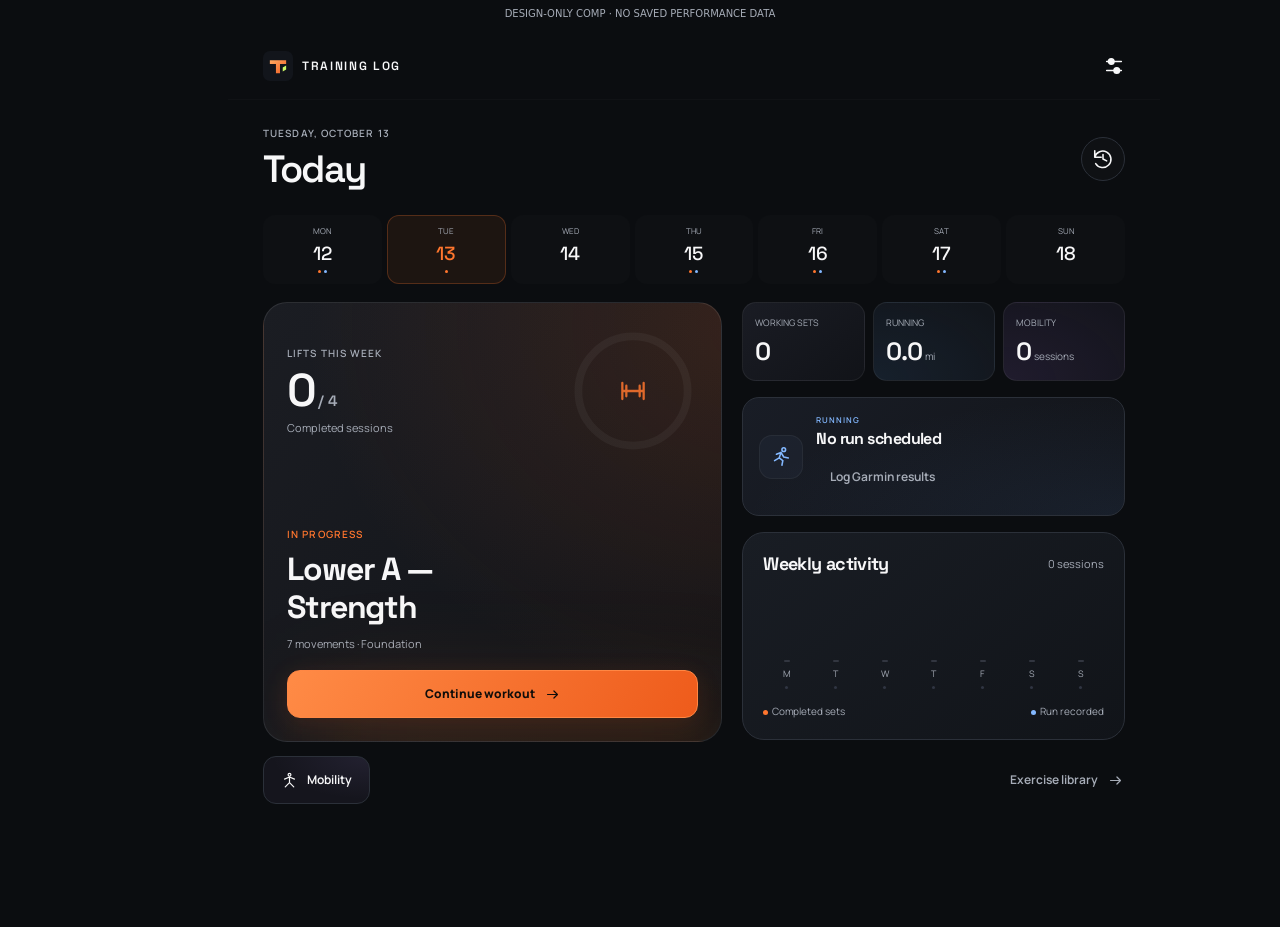
<file: docs/design/today.html>
<!doctype html><html><head><meta charset="utf-8"><meta name="viewport" content="width=device-width,initial-scale=1"><base href="../../"><link rel="stylesheet" href="app.css"><title>Design-only · today</title></head><body><div style="font:10px system-ui;text-align:center;padding:8px;color:#a6acb7">DESIGN-ONLY COMP · NO SAVED PERFORMANCE DATA</div><div class="shell"><header class="top"><div class="brand"><img src="icon.svg" alt=""><span>TRAINING LOG</span></div><svg class="icon " viewBox="0 0 24 24" fill="none" stroke="currentColor" stroke-width="1.7" stroke-linecap="round" stroke-linejoin="round" aria-hidden="true"><path d="M4 7h16M4 17h16"/><circle cx="9" cy="7" r="3" fill="currentColor"/><circle cx="15" cy="17" r="3" fill="currentColor"/></svg></header><main class="main"><div class="view-head"><div><div class="eyebrow">Tuesday, October 13</div><h1>Today</h1></div><button class="icon-button" data-action="nav" data-page="history" aria-label="Training history"><svg class="icon " viewBox="0 0 24 24" fill="none" stroke="currentColor" stroke-width="1.7" stroke-linecap="round" stroke-linejoin="round" aria-hidden="true"><path d="M3 10a9 9 0 1 1 1 7M3 3v7h7M12 7v5l4 2"/></svg></button></div><div class="weekstrip"><button class="daychip " data-action="date" data-date="2026-10-12" aria-label="Monday, October 12" ><small>MON</small><strong>12</strong><span class="dotset"><i></i><i class="run"></i></span></button><button class="daychip active" data-action="date" data-date="2026-10-13" aria-label="Tuesday, October 13" aria-current="date"><small>TUE</small><strong>13</strong><span class="dotset"><i></i></span></button><button class="daychip " data-action="date" data-date="2026-10-14" aria-label="Wednesday, October 14" ><small>WED</small><strong>14</strong><span class="dotset"></span></button><button class="daychip " data-action="date" data-date="2026-10-15" aria-label="Thursday, October 15" ><small>THU</small><strong>15</strong><span class="dotset"><i></i><i class="run"></i></span></button><button class="daychip " data-action="date" data-date="2026-10-16" aria-label="Friday, October 16" ><small>FRI</small><strong>16</strong><span class="dotset"><i></i><i class="run"></i></span></button><button class="daychip " data-action="date" data-date="2026-10-17" aria-label="Saturday, October 17" ><small>SAT</small><strong>17</strong><span class="dotset"><i></i><i class="run"></i></span></button><button class="daychip " data-action="date" data-date="2026-10-18" aria-label="Sunday, October 18" ><small>SUN</small><strong>18</strong><span class="dotset"></span></button></div><div class="today-layout"><section class="hero"><div class="hero-top"><div><div class="eyebrow">LIFTS THIS WEEK</div><div class="hero-number">0<span> / 4</span></div><p class="quiet" style="margin-top:7px">Completed sessions</p></div><div class="ring orange" style="width:94px;height:94px"><svg viewBox="0 0 100 100" aria-hidden="true"><circle class="ring-track" cx="50" cy="50" r="42"/><circle class="ring-fill" cx="50" cy="50" r="42" stroke-dasharray="263.89378290154264" stroke-dashoffset="263.89378290154264" transform="rotate(-90 50 50)"/></svg><div class="ring-number"><svg class="icon " viewBox="0 0 24 24" fill="none" stroke="currentColor" stroke-width="1.7" stroke-linecap="round" stroke-linejoin="round" aria-hidden="true"><path d="M7 8v8m10-8v8M4 6v12m16-12v12M4 12h16"/></svg></div></div></div><div><div class="eyebrow orange">In progress</div><h2>Lower A — Strength</h2><p class="quiet">7 movements · Foundation</p><button class="button primary full" data-action="lift" data-source="2026-10-13" data-date="2026-10-13">Continue workout<svg class="icon " viewBox="0 0 24 24" fill="none" stroke="currentColor" stroke-width="1.7" stroke-linecap="round" stroke-linejoin="round" aria-hidden="true"><path d="M5 12h14m-5-5 5 5-5 5"/></svg></button></div></section><div><div class="metric-row"><div class="metric orange"><small>WORKING SETS</small><strong>0</strong></div><div class="metric blue"><small>RUNNING</small><strong>0.0</strong><span class="unit">mi</span></div><div class="metric violet"><small>MOBILITY</small><strong>0</strong><span class="unit">sessions</span></div></div><div class="session-card run"><span class="symbol"><svg class="icon " viewBox="0 0 24 24" fill="none" stroke="currentColor" stroke-width="1.7" stroke-linecap="round" stroke-linejoin="round" aria-hidden="true"><circle cx="15" cy="4" r="2"/><path d="m7 9 5-2 3 5 5 1M12 7l-2 6-5 3m5-3 4 3-1 5"/></svg></span><span class="session-text"><div class="eyebrow blue">RUNNING</div><h3>No run scheduled</h3><button class="button text compact" data-action="run-free" >Log Garmin results</button></span></div><section class="panel"><div class="panel-header"><h3>Weekly activity</h3><span class="quiet">0 sessions</span></div><div class="week-chart" role="img" aria-label="Completed sets by day this week"><div class="chart-column"><span class="bar-space"><i class="week-bar" style="height:3%" data-value="0"></i></span><small>M</small><span class="chart-run " title="0.00 miles"></span></div><div class="chart-column"><span class="bar-space"><i class="week-bar" style="height:3%" data-value="0"></i></span><small>T</small><span class="chart-run " title="0.00 miles"></span></div><div class="chart-column"><span class="bar-space"><i class="week-bar" style="height:3%" data-value="0"></i></span><small>W</small><span class="chart-run " title="0.00 miles"></span></div><div class="chart-column"><span class="bar-space"><i class="week-bar" style="height:3%" data-value="0"></i></span><small>T</small><span class="chart-run " title="0.00 miles"></span></div><div class="chart-column"><span class="bar-space"><i class="week-bar" style="height:3%" data-value="0"></i></span><small>F</small><span class="chart-run " title="0.00 miles"></span></div><div class="chart-column"><span class="bar-space"><i class="week-bar" style="height:3%" data-value="0"></i></span><small>S</small><span class="chart-run " title="0.00 miles"></span></div><div class="chart-column"><span class="bar-space"><i class="week-bar" style="height:3%" data-value="0"></i></span><small>S</small><span class="chart-run " title="0.00 miles"></span></div></div><div class="chart-note"><span><i class="legend-dot"></i>Completed sets</span><span><i class="legend-dot blue"></i>Run recorded</span></div></section></div></div><div class="row-between"><button class="button recovery-choice" data-action="nav" data-page="mobility"><svg class="icon " viewBox="0 0 24 24" fill="none" stroke="currentColor" stroke-width="1.7" stroke-linecap="round" stroke-linejoin="round" aria-hidden="true"><circle cx="12" cy="4" r="2"/><path d="m5 10 7-3 7 3m-7-3v8m-6 6 6-6 6 6"/></svg> Mobility</button><button class="button text" data-action="nav" data-page="library">Exercise library<svg class="icon " viewBox="0 0 24 24" fill="none" stroke="currentColor" stroke-width="1.7" stroke-linecap="round" stroke-linejoin="round" aria-hidden="true"><path d="M5 12h14m-5-5 5 5-5 5"/></svg></button></div></main></div></body></html>
</file>
<file: app.css>
@font-face{font-family:Space;src:url('./assets/fonts/SpaceGrotesk.ttf') format('truetype');font-weight:300 700;font-display:swap}
@font-face{font-family:Manrope;src:url('./assets/fonts/Manrope.ttf') format('truetype');font-weight:200 800;font-display:swap}
:root{color-scheme:dark;--bg:#0b0d10;--surface:#14171c;--surface-2:#1c2027;--line:#2b3039;--text:#f7f7f8;--muted:#a6acb7;--orange:#ff762e;--lime:#cbfa65;--blue:#83b8ff;--violet:#b4a0ff;--radius:22px;--space-sm:12px;--space-md:16px;--space-lg:24px;--nav-h:76px;--display:Space,system-ui,sans-serif;--ui:Manrope,system-ui,sans-serif}
*{box-sizing:border-box}body{margin:0;background:var(--bg);color:var(--text);font:13px/1.5 var(--ui);-webkit-font-smoothing:antialiased}button,input,select,textarea{font:inherit}button,a,input,select,textarea{-webkit-tap-highlight-color:transparent}button{cursor:pointer;color:inherit}button:disabled{opacity:.45;cursor:not-allowed}button{touch-action:manipulation}input,textarea,select{font-size:16px;color:var(--text);background:#101317;border:1px solid var(--line);border-radius:12px;min-height:50px;padding:12px;width:100%;outline:none}input:focus,textarea:focus,select:focus{border-color:var(--orange);box-shadow:0 0 0 3px #ff762e20}input[type=checkbox]{accent-color:var(--lime);width:28px;height:28px;min-height:28px;flex-shrink:0;padding:0}input[type=number]{appearance:textfield;-moz-appearance:textfield}input::-webkit-inner-spin-button{appearance:none}input[type=date]{display:block;appearance:none;-webkit-appearance:none;min-width:0;max-width:100%;width:100%;text-align:left}input[type=date]::-webkit-date-and-time-value{min-height:1.5em;text-align:left}input[type=date]::-webkit-datetime-edit{display:block;padding:0}textarea{resize:vertical}a{color:var(--blue);text-decoration:none}a:hover{text-decoration:underline}button:focus-visible,a:focus-visible,summary:focus-visible{outline:2px solid var(--blue);outline-offset:4px}h1,h2,h3,h4,p{margin:0}h1,h2,h3,h4{font-family:var(--display);letter-spacing:-.035em;line-height:1.18}h1{font-size:32px;font-weight:600}h2{font-size:25px}h3{font-size:18px}h4{font-size:16px}p{color:var(--muted)}small{font-size:11px}.icon{width:22px;height:22px;flex-shrink:0;vertical-align:middle}.shell{max-width:1040px;margin:auto;min-height:100svh;position:relative}.top{display:flex;align-items:center;justify-content:space-between;padding:calc(18px + env(safe-area-inset-top)) 22px 14px;border-bottom:1px solid #ffffff05}.brand{display:flex;align-items:center;gap:9px;font:600 12px var(--display);letter-spacing:.14em}.brand img{width:30px;height:30px}.top-tools{display:flex;align-items:center;gap:10px}.save-dot{width:6px;height:6px;border-radius:50%;background:var(--lime);box-shadow:0 0 9px #cbfa6550}.save-dot.error{background:var(--orange)}.save-state{letter-spacing:0;margin-top:4px;display:flex;align-items:center;gap:6px;font-size:10px;color:var(--muted)}.icon-button{width:44px;height:44px;border:1px solid var(--line);border-radius:50%;display:inline-flex;align-items:center;justify-content:center;background:#ffffff04}.main{padding:20px 22px calc(var(--nav-h) + env(safe-area-inset-bottom) + 34px);min-width:0}.view-head{display:flex;align-items:center;justify-content:space-between;gap:12px;margin-bottom:23px}.eyebrow{font-size:10px;letter-spacing:.11em;text-transform:uppercase;color:var(--muted);font-weight:600;margin-bottom:6px}.quiet{font-size:11px;color:var(--muted)}.orange{--tone:var(--orange);color:var(--orange)}.lime{--tone:var(--lime);color:var(--lime)}.blue{--tone:var(--blue);color:var(--blue)}.violet{--tone:var(--violet);color:var(--violet)}.button{border:1px solid var(--line);background:#1b1f25;border-radius:13px;min-height:48px;display:inline-flex;align-items:center;justify-content:center;gap:9px;padding:12px 17px;font-weight:650;font-size:12px;color:var(--text);text-align:center}.button.primary{background:linear-gradient(120deg,#ff8b46,#ee5b1b);border-color:#ff8744;color:#100d0a;box-shadow:0 5px 24px #e75d2124;font-weight:800}.button.secondary{background:#ffffff06}.button.full{width:100%}.button.text{background:transparent;border-color:transparent;color:var(--muted);padding:10px 0;justify-content:flex-start}.button.compact{min-height:44px;padding:10px 13px}.button.danger{border-color:#e45c4838;color:#ffa194}.button:hover{filter:brightness(1.1)}.button .icon{width:17px;height:17px}.actions{display:flex;gap:10px;flex-wrap:wrap;margin-top:16px}.actions>*{flex:1}.panel{background:linear-gradient(140deg,#191d24,#111419);border:1px solid var(--line);border-radius:var(--radius);padding:20px;margin-bottom:16px;position:relative;overflow:hidden}.panel-header{display:flex;justify-content:space-between;align-items:center;gap:10px;margin-bottom:16px}.section-head{display:flex;align-items:center;justify-content:space-between;margin:24px 0 12px}.section-head h2{font-size:18px}.section-head .button{min-height:44px}.pill{display:inline-flex;align-items:center;gap:6px;border:1px solid #ffffff12;border-radius:20px;padding:5px 9px;font-size:9px;font-weight:700;letter-spacing:.04em;line-height:1.2;color:var(--tone,var(--muted));background:color-mix(in srgb,var(--tone,var(--muted)) 8%,transparent)}.pill i{width:4px;height:4px;border-radius:50%;background:currentColor}.bottom{position:fixed;bottom:0;left:50%;transform:translateX(-50%);z-index:20;max-width:520px;width:100%;height:calc(var(--nav-h) + env(safe-area-inset-bottom));padding:7px 14px calc(7px + env(safe-area-inset-bottom));display:flex;background:#101216f5;backdrop-filter:blur(20px);border:1px solid #ffffff0d;border-radius:24px 24px 0 0;box-shadow:0 -12px 40px #0005}.bottom button{flex:1;border:0;background:none;color:#a3a9b3;font-size:9px;display:flex;align-items:center;justify-content:center;flex-direction:column;gap:5px;border-radius:13px;min-width:0}.bottom .icon{width:21px;height:21px}.bottom button.active{background:#ff762e0d;color:var(--orange)}.bottom button.active:before{content:'';position:absolute;top:0;width:24px;height:2px;background:var(--orange);box-shadow:0 0 12px #ff762eaa}.hero{padding:23px;background:radial-gradient(ellipse at 110% 5%,#d65a1b2c,transparent 65%),linear-gradient(130deg,#1b1d23,#111317);border:1px solid #ffffff18;border-radius:24px;margin-bottom:14px;position:relative;overflow:hidden}.hero:after{content:'';position:absolute;inset:auto -30px -110px 10%;height:150px;background:#f0731625;filter:blur(55px);pointer-events:none}.hero-top{display:flex;align-items:center;justify-content:space-between;margin-bottom:20px;gap:16px}.hero-number{font:600 46px/1 var(--display);letter-spacing:-.06em;color:var(--text)}.hero-number span{font-size:15px;color:var(--muted);letter-spacing:0}.hero h2{font-size:27px;max-width:260px;margin:9px 0}.hero .button{position:relative;z-index:1;margin-top:18px}.ring{position:relative;flex-shrink:0;color:var(--tone,var(--orange))}.ring svg{width:100%;height:100%;overflow:visible}.ring-track,.ring-fill{fill:none;stroke-width:6;stroke-linecap:round}.ring-track{stroke:#ffffff0b}.ring-fill{stroke:currentColor;filter:drop-shadow(0 0 5px color-mix(in srgb,currentColor 40%,transparent));transition:stroke-dashoffset .4s}.ring-number{position:absolute;inset:0;display:flex;align-items:center;justify-content:center;gap:4px;font-family:var(--display)}.ring-number strong{font-size:31px;color:var(--text);font-weight:600}.ring-number small{font-size:13px;color:var(--muted)}.metric-row{display:grid;grid-template-columns:repeat(3,minmax(0,1fr));gap:8px;margin-bottom:16px}.metric{padding:13px 12px;border:1px solid #ffffff10;background:linear-gradient(140deg,#1a1c24,#111318);border-radius:14px;min-width:0}.metric strong{font:600 25px var(--display);color:var(--text);letter-spacing:-.04em}.metric small{display:block;font-size:9px;color:var(--muted);margin-bottom:6px}.metric .unit{font-size:10px;color:var(--muted);margin-left:3px}.metric.blue{background:radial-gradient(ellipse at bottom left,#3b72b01c,transparent 90%),#12161c}.metric.violet{background:radial-gradient(ellipse at bottom left,#7951a91c,transparent 90%),#15151e}.session-card{display:flex;align-items:center;gap:13px;padding:16px;border:1px solid var(--line);background:linear-gradient(135deg,#1b1e26,#121419);border-radius:17px;width:100%;text-align:left;min-width:0;margin-bottom:var(--space-md);position:relative;overflow:hidden}.session-card.run{background:radial-gradient(ellipse at bottom right,#4b78b61d,transparent 70%),linear-gradient(135deg,#191d26,#121419)}.session-card h3{font-size:16px;margin:4px 0 6px;overflow-wrap:anywhere}.session-card p{font-size:11px}.session-card .session-text{flex:1;min-width:0}.session-card .symbol{height:44px;width:44px;border:1px solid #ffffff0c;border-radius:13px;background:#ff762e0c;display:flex;align-items:center;justify-content:center;color:var(--orange);flex-shrink:0}.session-card.run .symbol{color:var(--blue);background:#83b8ff0b}.session-card .chev{color:var(--muted);width:15px}.session-card .eyebrow{font-size:8px;margin:0}.week-chart{height:105px;display:flex;align-items:stretch;gap:16px;padding:0 7px}.chart-column{flex:1;display:flex;align-items:center;flex-direction:column;gap:5px;min-width:0}.bar-space{height:72px;width:8px;display:flex;align-items:flex-end;justify-content:center}.week-bar{display:block;width:6px;max-height:72px;border-radius:8px;background:linear-gradient(#ff8a42,#d9591a);box-shadow:0 0 12px #ff762e17;min-height:2px}.week-bar[data-value='0']{background:#323640;box-shadow:none}.chart-column small{color:var(--muted);font-size:9px}.chart-run{height:3px;width:3px;border-radius:50%;background:#303542}.chart-run.has-run{background:var(--blue);box-shadow:0 0 6px #83b8ff99}.chart-note{display:flex;justify-content:space-between;gap:12px;flex-wrap:wrap;color:var(--muted);font-size:10px;margin-top:9px}.legend-dot{display:inline-block;width:5px;height:5px;border-radius:50%;margin-right:4px;background:var(--orange)}.legend-dot.blue{background:var(--blue)}.weekstrip{display:grid;grid-template-columns:repeat(7,1fr);gap:5px;margin-bottom:18px}.daychip{border:1px solid transparent;background:#ffffff03;border-radius:12px;min-height:68px;padding:9px 0;display:flex;flex-direction:column;align-items:center;gap:4px;color:var(--muted)}.daychip small{font-size:8px}.daychip strong{font:500 19px var(--display);color:var(--text)}.daychip.active{background:#ff762e13;border-color:#ff762e40}.daychip.active strong{color:var(--orange)}.dotset{display:flex;gap:3px;min-height:4px}.dotset i{width:3px;height:3px;border-radius:50%;background:var(--orange)}.dotset i.run{background:var(--blue)}.calendar-nav{display:flex;align-items:center;justify-content:space-between;gap:10px;margin-bottom:16px}.calendar-nav h2{font-size:17px}.navbuttons{display:flex;gap:6px}.navbuttons .icon-button{width:44px;height:44px;border-radius:12px}.timeline-day{display:grid;grid-template-columns:35px minmax(0,1fr);gap:12px;margin-bottom:15px}.timeline-date{font-size:9px;color:var(--muted);padding-top:15px;text-align:center}.timeline-date strong{font:500 24px var(--display);display:block;color:var(--text);margin-top:2px}.timeline-date.today strong{color:var(--orange)}.timeline-entries{border-left:1px solid #ffffff0d;padding-left:12px;min-width:0}.timeline-entries .session-card{padding:13px;gap:9px}.timeline-entries .symbol{width:32px;height:38px;background:transparent;border:0}.timeline-entries .symbol .icon{width:20px}.timeline-entries h3{font-size:15px}.empty-day{padding:20px 13px;color:#a3a9b3;font-size:11px}.warning{padding:13px 15px;border-radius:14px;background:#ff762e0b;border:1px solid #ff762e2a;color:#ffc19a;font-size:11px;margin:12px 0}.warning p{color:inherit}.note{font-size:11px;color:var(--muted);margin:8px 0}.empty-state{text-align:center;padding:28px 18px;border:1px dashed #ffffff12;border-radius:20px}.empty-state h3{font-size:18px;margin-bottom:9px}.empty-state p{font-size:12px;max-width:290px;margin:auto}.empty-glyph{color:var(--tone,var(--muted));width:50px;height:50px;margin:0 auto 16px;border-radius:15px;background:#ffffff04;display:grid;place-items:center}.empty-state .button{margin-top:18px}.today-shortcuts{margin-top:var(--space-lg);flex-wrap:wrap;row-gap:var(--space-sm)}.unfinished-list{display:grid;gap:var(--space-sm)}.unfinished-section{margin-top:var(--space-lg)}.unfinished-section .section-head{margin-top:0}.main>.button.full{margin-bottom:var(--space-md)}.row-between{display:flex;align-items:center;justify-content:space-between;gap:10px}.list-row{padding:13px 0;border-bottom:1px solid #ffffff08;display:flex;align-items:center;justify-content:space-between;gap:15px;font-size:12px}.list-row:last-child{border:0}.list-row b{font-weight:600}.list-row span{color:var(--muted)}.field{display:flex;flex-direction:column;gap:7px;margin-bottom:14px;min-width:0}.field>span{font-size:11px;color:var(--muted);font-weight:600}.formgrid{display:grid;grid-template-columns:repeat(2,minmax(0,1fr));gap:0 12px}.formgrid .field{min-width:0}.timer{position:sticky;top:10px;z-index:12;margin-bottom:17px;border:1px solid #5b738338;background:#141b23ef;border-radius:18px;backdrop-filter:blur(20px);padding:11px 14px;box-shadow:0 10px 25px #0003}.timer-top{display:flex;align-items:center;gap:11px}.timer .timer-readout{font:500 33px/1 var(--display);font-variant-numeric:tabular-nums;letter-spacing:-.04em}.timer .eyebrow{margin:0;font-size:8px;color:var(--blue)}.timer .presets{display:flex;gap:5px;margin-left:auto}.timer .presets button{height:44px;min-width:40px;background:#ffffff04;border:1px solid #ffffff0b;border-radius:10px;font-size:10px}.timer .presets button.sel{background:#83b8ff15;color:var(--blue);border-color:#83b8ff40}.timer-controls{display:flex;gap:6px;margin-top:8px}.timer-controls .button{font-size:10px;min-height:36px;padding:7px 13px}.lift-heading{margin-bottom:16px}.lift-heading h1{font-size:27px;margin:7px 0}.lift-heading .button{min-height:44px}.lift-progress{height:3px;background:#ffffff0c;border-radius:3px;overflow:hidden;margin-top:14px}.lift-progress i{height:100%;display:block;background:var(--lime);box-shadow:0 0 8px #cbfa6555}.exercise-box{border:1px solid var(--line);border-radius:20px;background:linear-gradient(135deg,#191d24,#121419);margin-bottom:12px;overflow:hidden}.exercise-box[open]{border-color:#ff762e3b;box-shadow:0 10px 30px #0002}.exercise-box summary{list-style:none;display:flex;align-items:center;gap:12px;cursor:pointer;padding:18px 17px;min-height:76px}.exercise-box summary::-webkit-details-marker,details summary::-webkit-details-marker{display:none}.exercise-box .exercise-no{font:500 12px var(--display);color:var(--muted);width:22px;flex-shrink:0}.exercise-box[open] .exercise-no{color:var(--orange)}.exercise-box .exercise-heading{flex:1;min-width:0}.exercise-box h2{font-size:18px;line-height:1.25}.exercise-box summary p{font-size:10px;margin-top:6px}.exercise-status{font-size:10px;color:var(--muted);white-space:nowrap}.exercise-status.complete{color:var(--lime)}.exercise-body{padding:0 17px 17px}.exercise-options{display:flex;align-items:center;justify-content:space-between;margin:0 0 13px;gap:8px}.exercise-options .button{font-size:10px;padding:7px 11px;min-height:44px}.previous{font-size:11px;line-height:1.6;color:#c5c9d2;margin-bottom:11px}.previous span{color:var(--muted)}.set-head,.set-row{display:grid;grid-template-columns:24px minmax(0,1fr) minmax(0,1fr) 46px;gap:9px;align-items:center}.set-head{font-size:8px;letter-spacing:.08em;color:var(--muted);margin:0 0 9px}.set-head span:last-child{text-align:center}.set-row{margin-bottom:8px;border-radius:10px;transition:background .2s}.set-row>span{font:500 12px var(--display);color:var(--muted);text-align:center}.set-row input[type=number]{font:500 20px var(--display);font-variant-numeric:tabular-nums;text-align:center;padding:10px 2px;min-height:50px}.set-row input[type=checkbox]{appearance:none;width:46px;height:50px;border-radius:12px;border:1px solid #ffffff18;background:#ffffff03;display:grid;place-content:center;cursor:pointer}.set-row input[type=checkbox]:before{content:'';width:14px;height:7px;border-left:2px solid #747b86;border-bottom:2px solid #747b86;transform:translateY(-2px) rotate(-45deg)}.set-row input[type=checkbox]:checked{border-color:#cbfa6540;background:#cbfa6513}.set-row input[type=checkbox]:checked:before{border-color:var(--lime)}.set-row.done input[type=number]{border-color:#cbfa651f;background:#cbfa6505;color:#d8e7c1}.set-actions{display:flex;gap:10px;flex-wrap:wrap;margin:13px 0 0}.set-actions .button{font-size:10px;min-height:44px;padding:8px 12px}.flow-panel{background:#12151a;border:1px solid #ffffff0b;border-radius:15px;margin-bottom:12px;overflow:hidden}.flow-panel summary{list-style:none;cursor:pointer;padding:15px;display:flex;justify-content:space-between;min-height:50px;font-weight:600}.flow-panel summary small{color:var(--muted);font-weight:400}.flow-panel .flow-item{padding:13px 15px;border-top:1px solid #ffffff08}.flow-item{display:flex;align-items:center;gap:12px}.flow-item span{flex:1}.flow-item small{display:block;color:var(--muted);margin-top:4px}.mobility-feature{min-height:176px;padding:23px;background:radial-gradient(ellipse at 90% 90%,#8b6cf82f,transparent 75%),#171620;border:1px solid #b4a0ff20;border-radius:24px;display:flex;align-items:center;gap:12px;margin-bottom:20px}.mobility-feature h2{font-size:28px;max-width:180px;margin:8px 0}.mobility-feature .joint-art{width:110px;height:110px}.joint-art{position:relative;display:grid;place-items:center;color:var(--violet);flex-shrink:0;background:radial-gradient(ellipse,#b4a0ff1e,transparent 70%)}.joint-art:before,.joint-art:after{content:'';position:absolute;border:1px solid #b4a0ff21;border-radius:50%;inset:10px;transform:rotate(-25deg) scaleX(.8)}.joint-art:after{inset:20px;transform:rotate(25deg) scaleX(.8)}.joint-art .icon{width:48px;height:48px;filter:drop-shadow(0 0 10px #b4a0ff66)}.mobility-grid{display:grid;grid-template-columns:1fr 1fr;gap:11px}.mobility-card{text-align:left;min-height:158px;border:1px solid #ffffff0e;border-radius:19px;background:linear-gradient(140deg,#1d1b27,#111419);padding:17px;display:flex;flex-direction:column;justify-content:space-between;position:relative;overflow:hidden}.mobility-card:after{content:'';position:absolute;width:100px;height:100px;right:-55px;top:-20px;background:#b4a0ff10;filter:blur(25px);border-radius:50%;pointer-events:none}.mobility-card .icon{width:31px;height:31px;color:var(--violet)}.mobility-card h3{font-size:16px;margin:12px 0 5px;letter-spacing:-.025em}.mobility-card p{font-size:10px;line-height:1.6}.routine-step{padding:17px;border:1px solid var(--line);border-radius:17px;background:#15181e;margin-bottom:11px}.routine-step .button{margin-top:8px;min-height:44px;font-size:11px}.routine-step h3{font-size:16px}.library-search{position:relative;margin-bottom:14px}.library-search .icon{position:absolute;left:14px;top:14px;width:20px;color:var(--muted)}.library-search input{padding-left:43px}.filters{display:grid;grid-template-columns:1fr 1fr;gap:10px;margin-bottom:10px}.filters select{font-size:16px;min-height:45px;padding:10px}.library-item{display:flex;width:100%;align-items:center;gap:13px;text-align:left;padding:17px 0;border:0;border-bottom:1px solid #ffffff09;background:transparent;min-height:72px}.library-item .library-symbol{width:40px;height:40px;display:grid;place-items:center;color:var(--muted);border:1px solid #ffffff0e;background:#ffffff03;border-radius:12px}.library-item strong{display:block;font-size:12px;font-weight:650}.library-item small{display:block;color:var(--muted);font-size:10px;margin-top:4px}.library-item>span:nth-child(2){flex:1}.library-item>.icon{width:15px;color:var(--muted)}.library-context{padding:13px 16px;background:#ff762e0c;border:1px solid #ff762e20;border-radius:14px;margin-bottom:17px}.library-context p{font-size:11px;margin-top:4px}.library-context .button{min-height:44px;font-size:10px}.history-groups{display:grid;gap:var(--space-md)}.history-group{border:1px solid var(--line);border-radius:20px;background:#12151a;min-width:0;overflow:hidden}.history-group>summary{display:flex;align-items:center;gap:12px;padding:18px;min-height:72px;list-style:none;cursor:pointer}.history-group>summary>.icon:first-child{color:var(--tone)}.history-group-title{flex:1;font:600 20px var(--display);color:var(--text)}.history-group-count{color:var(--muted);font-size:11px;white-space:nowrap}.history-group>summary>.icon:last-child{width:17px;color:var(--muted);transition:transform .2s}.history-group[open]>summary>.icon:last-child{transform:rotate(90deg)}.history-group .history-list{padding:0 12px 12px;display:grid;gap:var(--space-sm)}.history-empty{padding:12px 6px;font-size:12px;color:var(--muted)}.history-entry{margin-bottom:0;border:1px solid var(--line);border-radius:18px;background:linear-gradient(135deg,#1a1d24,#111419);overflow:hidden}.history-entry>summary{list-style:none;padding:17px;display:flex;align-items:center;gap:12px;min-height:90px;cursor:pointer}.history-entry>summary .icon{color:var(--tone,var(--orange))}.history-entry strong{font:500 17px var(--display);display:block}.history-entry small{display:block;font-size:10px;color:var(--muted);margin-top:5px}.history-entry em{font-style:normal;font-size:11px;color:#d2d5dc;display:block;margin-top:8px}.history-detail{padding:14px 17px 17px;border-top:1px solid #ffffff08}.history-exercise{padding-top:17px}.history-exercise strong{font-size:14px}.history-set{font-size:11px;padding:7px 0;display:flex;justify-content:space-between;gap:10px}.history-set span:first-child{color:var(--muted)}.history-detail .button{margin-top:15px;font-size:11px}.metric-grid{display:grid;grid-template-columns:1fr 1fr;gap:10px;margin-bottom:20px}.metric-grid .metric{padding:19px}.metric-grid strong{font-size:33px}.line-chart{margin-top:14px;color:var(--tone,var(--orange))}.line-chart svg{width:100%;display:block;overflow:visible}.chart-grid{stroke:#ffffff09;fill:none;stroke-dasharray:3 5}.line-stroke{stroke:currentColor;stroke-width:2.5;fill:none;stroke-linecap:round;stroke-linejoin:round;filter:drop-shadow(0 0 4px #ff762e26)}.line-fill{fill:currentColor;opacity:.05}.line-chart circle{fill:currentColor;stroke:var(--surface);stroke-width:1.5}.chart-labels{display:flex;justify-content:space-between;font-size:9px;color:var(--muted)}.trend-metrics{display:flex;gap:22px;flex-wrap:wrap;margin:17px 0 4px}.trend-metrics strong{font:500 28px var(--display)}.trend-metrics small{display:block;color:var(--muted);font-size:9px}.trend-table{border-collapse:collapse;width:100%;font-size:10px;margin-top:16px}.trend-table th{text-align:left;color:var(--muted);font-weight:500}.trend-table td,.trend-table th{padding:10px 2px;border-bottom:1px solid #ffffff08}.trend-table td:not(:first-child),.trend-table th:not(:first-child){text-align:right}.progress-hero{display:flex;align-items:center;justify-content:space-between;padding:24px;background:radial-gradient(ellipse at 80% 30%,#cbfa6515,transparent 65%),#14181a;border-color:#cbfa6522}.progress-hero h2{font-size:25px;margin:8px 0}.progress-hero p{font-size:11px}.save-banner{padding:13px 17px;border:1px solid #ff762e30;background:#ff762e0b;border-radius:15px;margin-bottom:16px;font-size:11px;color:#ffbe9e}.status-line{display:flex;align-items:center;gap:8px;color:var(--muted);font-size:11px;margin-top:12px}.status-line .icon{width:17px;color:var(--lime)}.settings-panel h2{font-size:20px;margin-bottom:9px}.settings-panel>p{font-size:11px;line-height:1.6;margin-bottom:18px}.settings-panel .actions{margin-bottom:14px}.settings-panel .button{font-size:11px}.check-label{display:flex;align-items:center;gap:10px;margin:16px 0;font-size:11px;color:var(--muted)}.check-label input{width:22px;height:22px;min-height:22px}.toast{position:fixed;z-index:100;bottom:calc(var(--nav-h) + env(safe-area-inset-bottom) + 16px);left:50%;transform:translateX(-50%);padding:12px 18px;border:1px solid #ffffff22;border-radius:14px;background:#242930f5;box-shadow:0 8px 30px #0005;color:var(--text);font-size:12px;max-width:calc(100% - 32px);text-align:center}.modal{border:1px solid #ffffff20;border-radius:24px;background:#14171c;color:var(--text);max-width:480px;width:calc(100% - 24px);padding:22px;max-height:85svh;overflow:auto;box-shadow:0 30px 100px #0008}.modal::backdrop{background:#000a;backdrop-filter:blur(8px)}.modal-head{display:flex;align-items:center;justify-content:space-between;gap:12px;margin-bottom:19px}.modal h2{font-size:23px}.modal h3{font-size:16px;margin:15px 0 7px}.modal p{font-size:12px;line-height:1.6}.guide-steps{list-style:none;padding:0;margin:18px 0}.guide-steps li{padding:13px 0;display:flex;gap:12px;border-bottom:1px solid #ffffff0c;font-size:12px;color:#d9dce3}.guide-steps li>span{display:grid;place-items:center;font:500 10px var(--display);width:24px;height:24px;border:1px solid #ff762e40;border-radius:8px;flex-shrink:0;color:var(--orange)}.guide-figure{height:76px;border-radius:15px;display:flex;align-items:center;justify-content:center;background:radial-gradient(ellipse at center,#ff762e16,transparent 75%),#101216;color:var(--orange);border:1px solid #ffffff08}.guide-figure .icon{width:38px;height:38px}.conflict-code{max-height:130px;overflow:auto;white-space:pre-wrap;color:var(--muted);font-size:10px;padding:12px;background:#0b0d10;border-radius:10px}.run-preview{padding:18px;background:radial-gradient(ellipse at 90% 100%,#83b8ff16,transparent 75%),#141923;border:1px solid #83b8ff20;border-radius:17px;margin-bottom:18px}.run-preview strong{font:500 39px var(--display);color:var(--blue);letter-spacing:-.04em}.run-preview small{color:var(--muted);margin-left:7px}.run-preview .eyebrow{font-size:9px;margin-bottom:2px}.run-preview p{margin-top:6px;font-size:11px}.recovery-choice{background:radial-gradient(ellipse at top right,#b4a0ff16,transparent 65%),#15151d;min-height:48px}.privacy-note{font-size:10px;color:var(--muted);line-height:1.6}.visually-hidden{position:absolute;width:1px;height:1px;padding:0;margin:-1px;overflow:hidden;clip:rect(0,0,0,0);white-space:nowrap;border:0}.skip-link{position:fixed;top:-60px;left:15px;z-index:100;background:var(--text);color:var(--bg);padding:10px}.skip-link:focus{top:10px}.compact-summary{display:flex;gap:8px;flex-wrap:wrap;margin:8px 0}.revisions{font-size:11px;color:var(--muted)}.device-help{padding:12px 0;border-top:1px solid #ffffff0a;margin-top:14px}
@media(min-width:700px){.shell{padding-left:108px}.top{padding:24px 35px 18px}.main{padding:26px 35px 50px}.bottom{left:auto;transform:none;bottom:0;top:0;width:92px;max-width:none;height:100%;border-radius:0;border:0;border-right:1px solid #ffffff0b;flex-direction:column;padding:95px 10px 30px;margin-left:-108px;gap:16px}.bottom button{flex:0;min-height:65px;font-size:10px}.bottom button.active:before{display:none}.today-layout{display:grid;grid-template-columns:1.2fr 1fr;gap:20px}.today-layout .hero{min-height:325px;display:flex;flex-direction:column;justify-content:space-between}.today-layout .hero h2{font-size:32px}.today-layout .hero .ring{width:130px!important;height:130px!important}.mobility-grid{grid-template-columns:repeat(3,1fr)}.mobility-card{min-height:185px}.metric-grid{grid-template-columns:repeat(4,1fr)}.exercise-box{max-width:720px}.timer{max-width:720px}.timeline{max-width:720px}.two-columns{display:grid;grid-template-columns:1fr 1fr;gap:18px;align-items:start}.modal{max-width:540px}.toast{bottom:25px}.view-head h1{font-size:38px}}
@media(max-width:370px){.main{padding-left:16px;padding-right:16px}.top{padding-left:16px;padding-right:16px}.hero{padding:19px}.hero h2{font-size:24px}.hero .ring{width:90px!important;height:90px!important}.timer{padding:10px}.timer .timer-readout{font-size:30px}.timer .presets{gap:4px}.timer .presets button{min-width:36px}.exercise-body{padding:0 13px 13px}.set-head,.set-row{gap:7px;grid-template-columns:20px minmax(0,1fr) minmax(0,1fr) 44px}.set-row input[type=checkbox]{width:44px}.mobility-card{padding:15px}.mobility-card h3{font-size:15px}}
@media(prefers-reduced-motion:reduce){*,*:before,*:after{scroll-behavior:auto!important;transition:none!important;animation:none!important}}

.ring-number .icon{width:32px;height:32px;opacity:.85}
/* Session tools and personal profile share the production spacing system. */
.set-type{width:44px;min-height:50px;border:1px solid #ffffff12;border-radius:12px;background:#ffffff03;color:var(--muted);font:500 12px var(--display)}.set-type.warmup{color:var(--blue);background:#83b8ff13;border-color:#83b8ff40}.set-head,.set-row{grid-template-columns:44px minmax(0,1fr) minmax(0,1fr) 46px}.exercise-options{flex-wrap:wrap}.power-dose,.superset-label{font-size:11px;line-height:1.6;border-left:2px solid var(--orange);padding:8px 12px;margin-bottom:14px;background:#ff762e06}.superset-label{border-color:var(--blue);background:#83b8ff06;color:var(--blue)}.set-help{margin:10px 0 12px}.session-debrief{margin:16px 0;color:var(--text)}.debrief-counts{display:flex;flex-wrap:wrap;gap:16px}.debrief-counts>span{display:flex;flex-direction:column;color:var(--muted);font-size:11px}.debrief-counts strong{font:500 28px var(--display);color:var(--text)}.profile-panel h2{font-size:22px}.profile-weight{display:flex;flex-direction:column;gap:4px}.profile-weight strong{font:500 42px var(--display);letter-spacing:-.05em}.profile-weight span{font-size:11px;color:var(--muted)}.weight-chart{margin-top:18px}.weight-chart svg{width:100%;display:block}.weight-chart text{font:10px var(--ui);fill:var(--muted)}.weight-chart circle{fill:var(--blue);stroke:var(--surface);stroke-width:2}.weight-records{margin-top:16px;border-top:1px solid var(--line)}.weight-records>summary{padding:14px 0;cursor:pointer;min-height:48px;font-weight:600}.weight-records .list-row{flex-wrap:wrap;gap:8px}.weight-point-list{display:flex;gap:8px;overflow-x:auto;padding:4px 0 8px}.weight-point-list .button{flex-shrink:0;flex-direction:column;gap:3px;font-weight:500;font-size:10px}.weight-point-list strong{font:500 14px var(--display);color:var(--blue)}
@media(max-width:370px){.set-head,.set-row{grid-template-columns:44px minmax(0,1fr) minmax(0,1fr) 44px}.set-type{width:44px}.set-head{letter-spacing:0}}
.session-options,.exercise-tools{border-top:1px solid #ffffff0b;margin-bottom:14px}.session-options>summary,.exercise-tools>summary{display:block;padding:12px 0;min-height:44px;cursor:pointer;font-size:11px;color:var(--muted);list-style:none}.session-options>summary:after,.exercise-tools>summary:after{content:'+';float:right;font-size:16px}.session-options[open]>summary:after,.exercise-tools[open]>summary:after{content:'−'}.exercise-tools .set-actions{margin-top:0;padding-bottom:12px}.exercise-tools{margin-top:12px;margin-bottom:0}.exercise-tools>summary{padding:12px 0;min-height:44px}


/* Planned run parts use the existing accessible phone layout. */
.planned-run>h3{margin-bottom:12px}.planned-part{padding:18px 0;border-bottom:1px solid var(--line)}.planned-part>.note{margin:8px 0 14px}.planned-part>.field{margin-bottom:10px}.planned-part>.flow-panel{margin-top:12px}.planned-part .pill{flex-shrink:0}.planned-run .run-preview .run-preview{padding:0;background:none;border:0}#part-summary{margin-top:18px}.planned-part .row-between{gap:12px}

/* Weekly training comparisons and cardio quick logging */
.weekly-metrics{grid-template-columns:repeat(2,minmax(0,1fr));gap:9px}.weekly-metrics .metric:first-child{grid-column:span 2}.weekly-delta{font-size:10px;margin-top:7px;color:var(--muted);font-weight:700}.weekly-delta.up{color:var(--lime)}.weekly-delta.down{color:#ff7272}.weekly-delta.flat{color:var(--muted)}.cardio-quick{margin:0 0 16px}.cardio-quick .button{min-width:0}@media(min-width:700px){.weekly-metrics{grid-template-columns:repeat(3,minmax(0,1fr))}.weekly-metrics .metric:first-child{grid-column:auto}}

/* Today: compact, predictable vertical reading order */
.today-reflow{max-width:760px;margin:0 auto}
.today-section{margin:0 0 24px}
.today-section-head{display:flex;align-items:baseline;justify-content:space-between;gap:12px;margin:0 0 12px}
.today-section-head h2{font-size:19px}
.today-section-note{font-size:12px;margin:-3px 0 13px}
.today-schedule-stack{display:grid;gap:12px}
.today-schedule-stack>.session-card,.today-scheduled-lift>.session-card{margin:0;width:100%}
.today-scheduled-lift{border:1px solid var(--line);background:linear-gradient(135deg,#191c22,#111419);border-radius:18px;overflow:hidden}
.today-scheduled-lift>.session-card{border:0;border-radius:0;background:transparent}
.scheduled-lift-action{padding:0 14px 14px}
.today-empty{padding:18px;border:1px solid var(--line);border-radius:16px;color:var(--muted);font-size:13px}
.today-manual-actions{display:grid;grid-template-columns:repeat(2,minmax(0,1fr));gap:10px}
.today-manual-actions>.button{min-width:0;margin:0}
.today-reflow .weekly-metrics{margin:0}
.today-reflow .weekly-metrics .metric{padding:14px;min-width:0}
.today-reflow .weekly-delta{line-height:1.35;overflow-wrap:anywhere}
.today-reflow .today-shortcuts{margin-top:8px}
#cardio-form .formgrid{grid-template-columns:minmax(0,1fr);column-gap:0;row-gap:14px}
#cardio-form .formgrid>.field{width:100%;min-width:0}
#cardio-form input,#cardio-form select{min-width:0;max-width:100%}
#cardio-form input[type=date]{width:100%;-webkit-appearance:none;appearance:none;min-height:52px}
#cardio-form .panel{overflow:visible}
#cardio-form .field>span{display:block;margin-bottom:7px}
@media(min-width:600px){#cardio-form .formgrid{grid-template-columns:repeat(2,minmax(0,1fr));column-gap:16px}}
@media(max-width:430px){.today-section{margin-bottom:20px}.today-section-head h2{font-size:18px}.today-reflow .weekly-metrics{gap:9px}.today-reflow .weekly-metrics .metric{padding:13px 12px}.today-reflow .weekly-metrics strong{font-size:24px}.today-manual-actions{gap:8px}.today-manual-actions .button{padding:12px 8px}}
</file>
